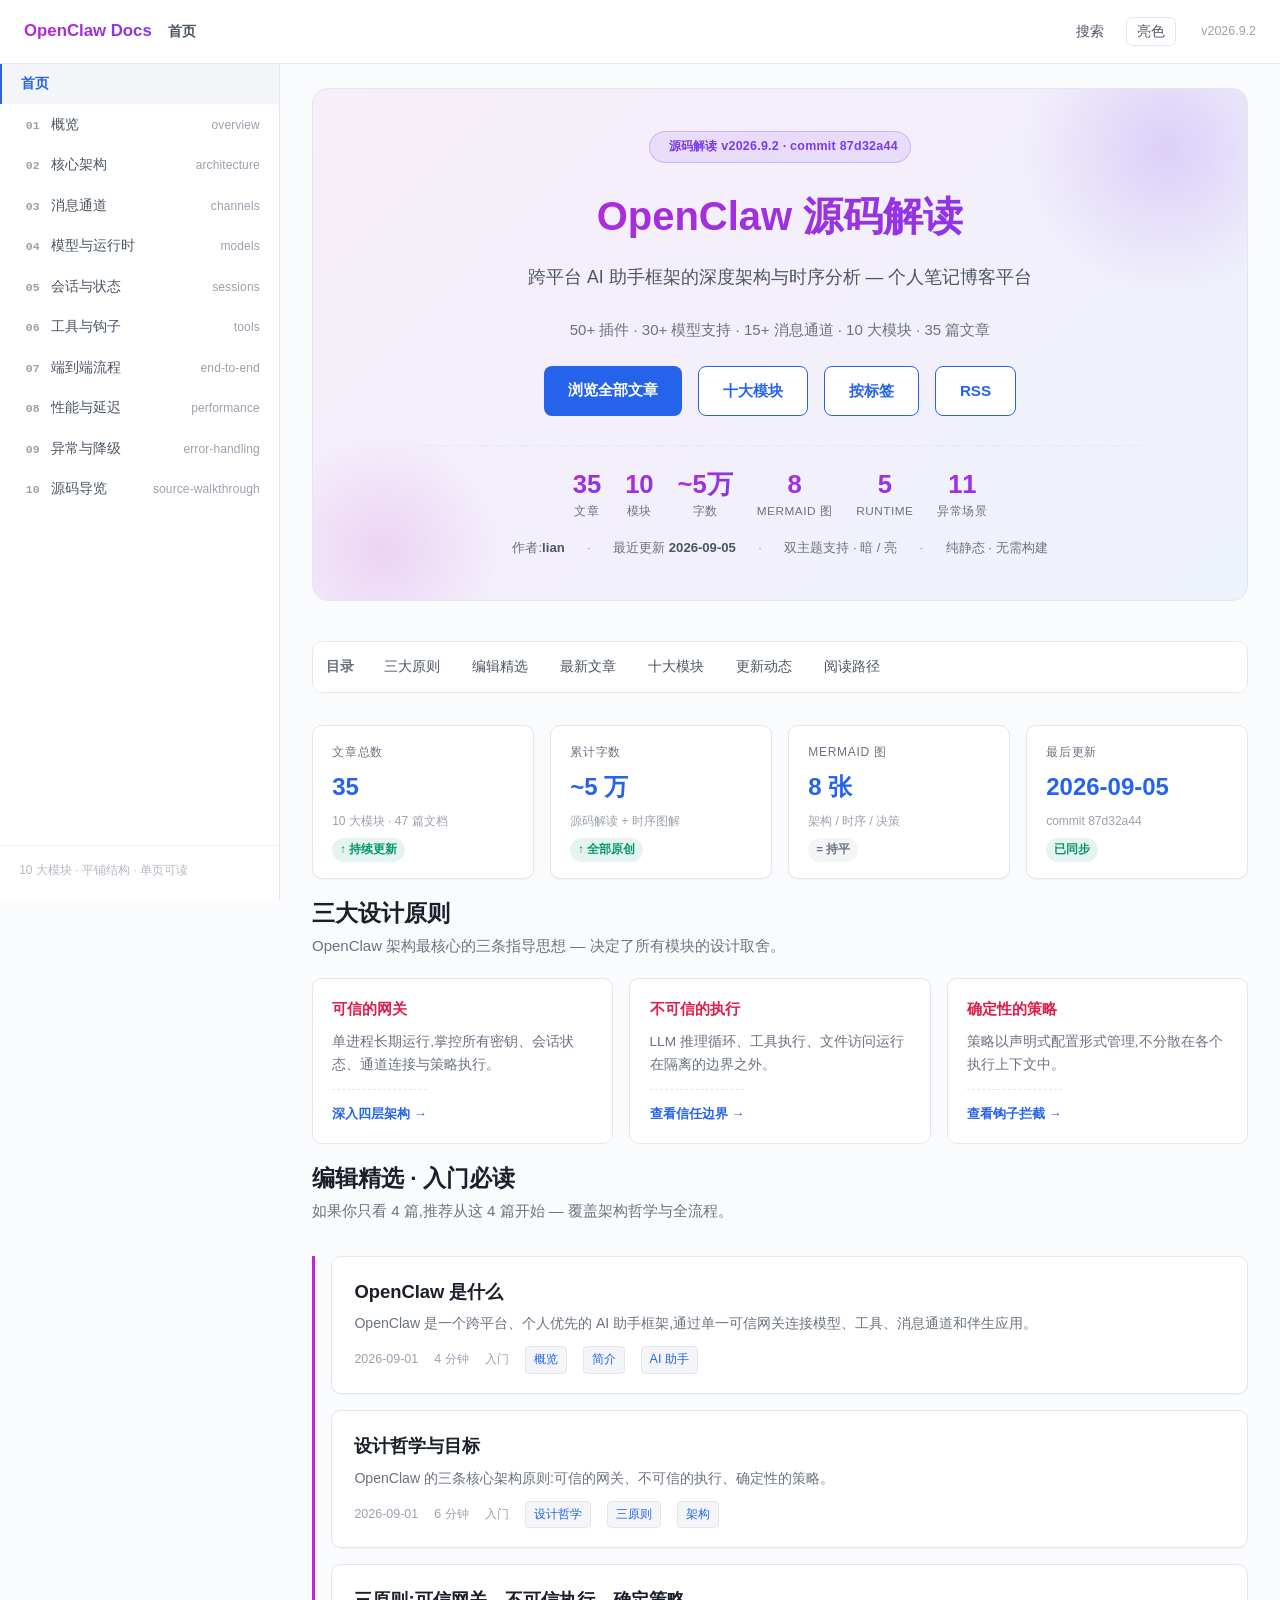
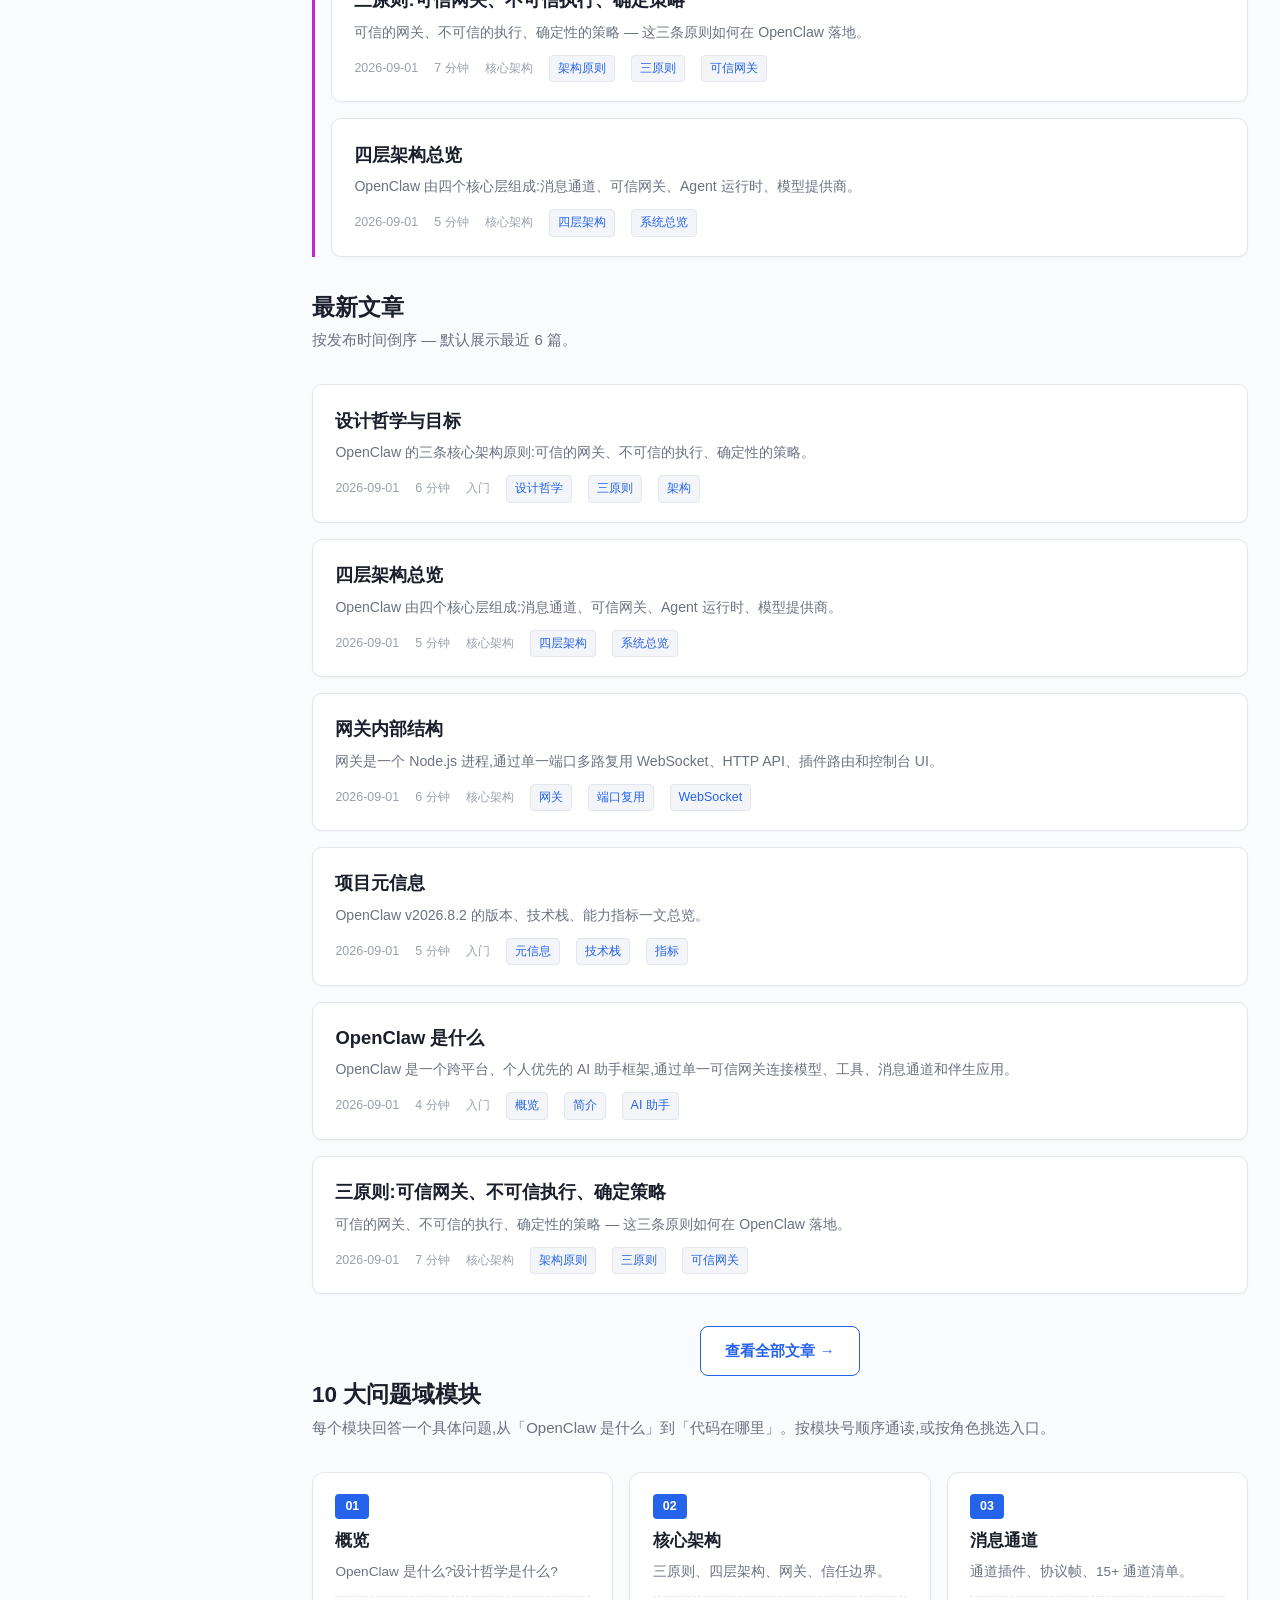
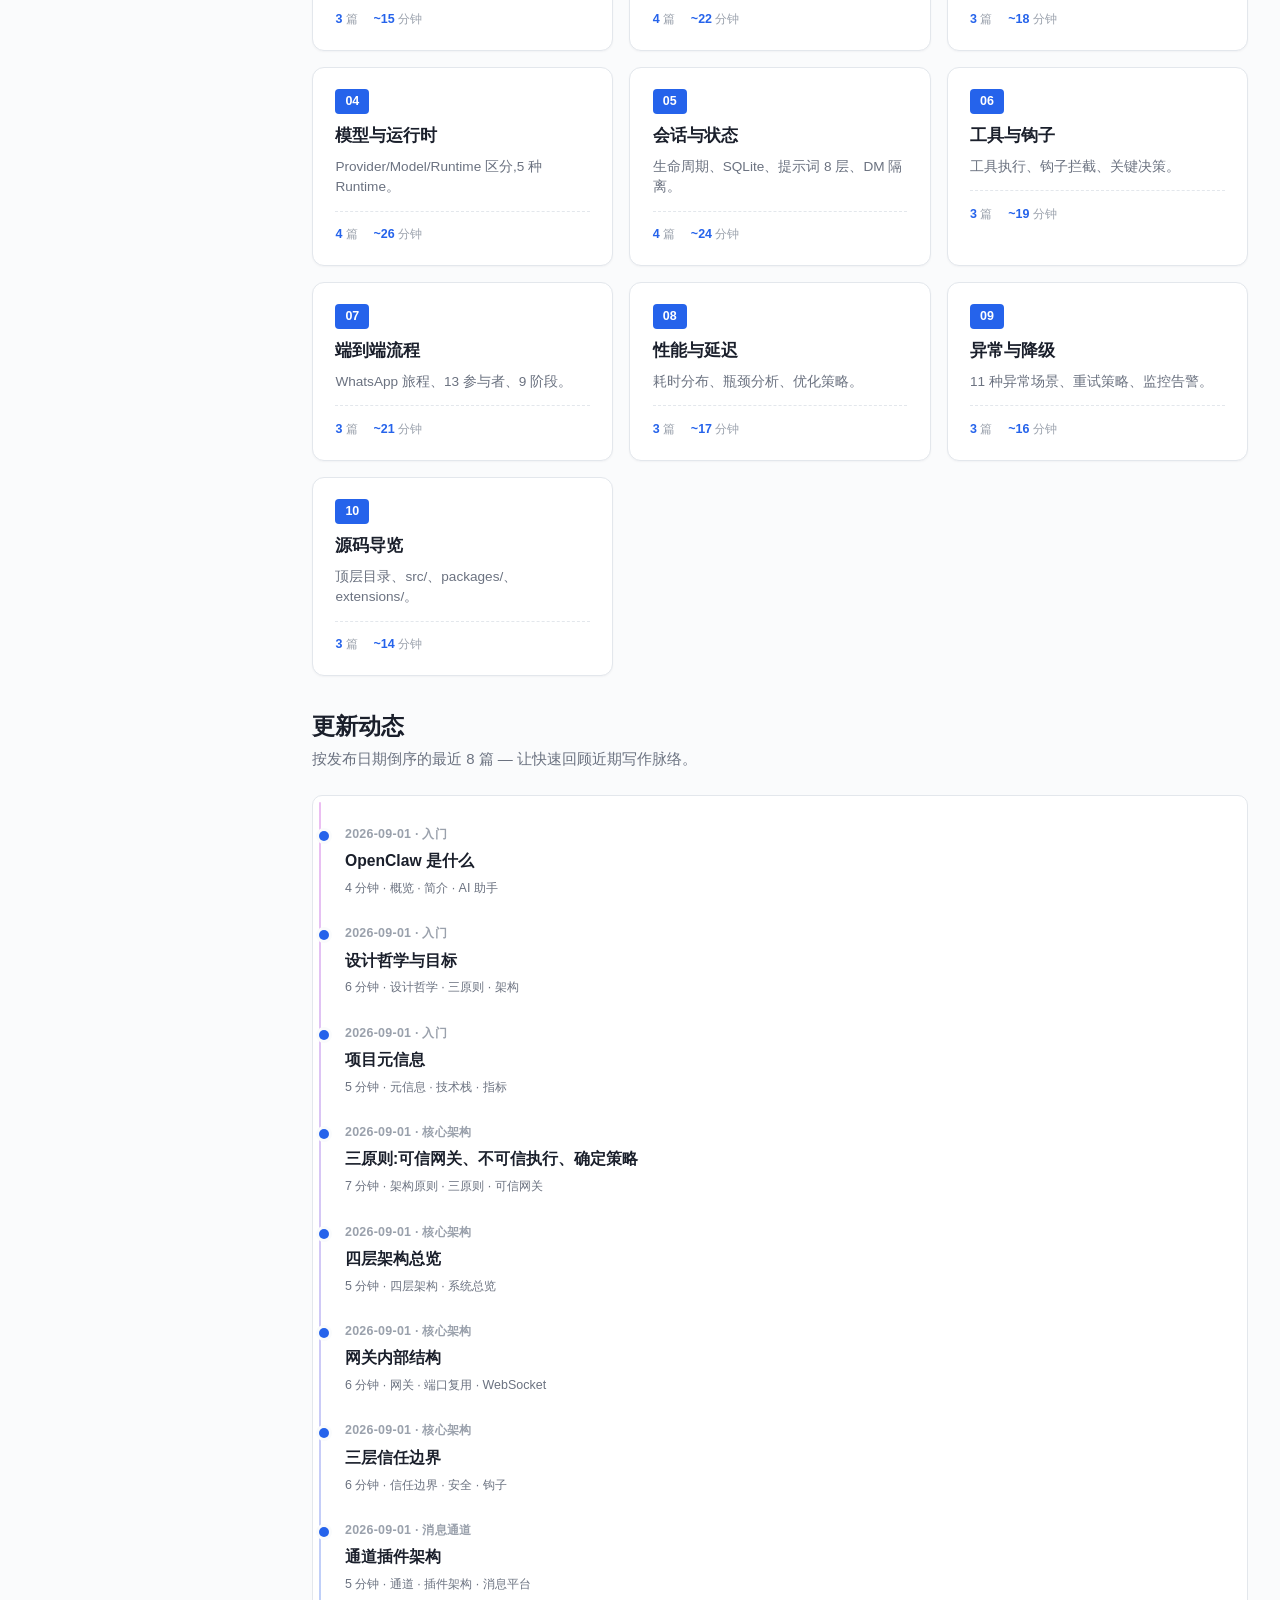
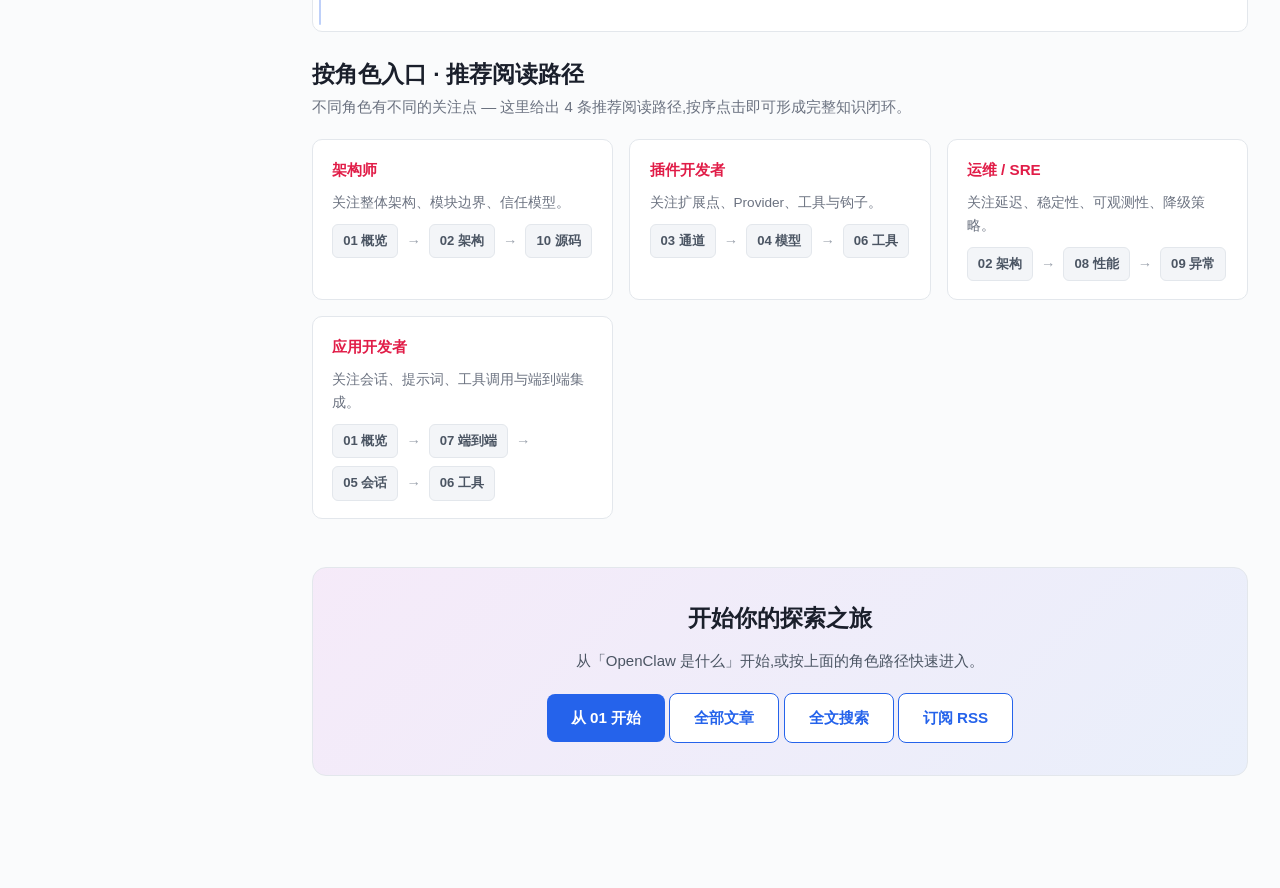
<file: index.html>
<!DOCTYPE html>
<html lang="zh-CN">
<head>
<meta charset="UTF-8">
<meta name="viewport" content="width=device-width, initial-scale=1.0">
<title>OpenClaw 源码解读 · 个人技术博客</title>
<meta name="description" content="OpenClaw v2026.9.2 深度架构与时序分析 · 个人笔记博客平台 · 35 篇文章 / 10 大模块 / ~5 万字">
<meta name="keywords" content="OpenClaw, AI 助手, 源码解读, 架构分析, 时序图, Mermaid, 可信网关">
<meta name="author" content="lian">
<link rel="alternate" type="application/rss+xml" title="OpenClaw Docs RSS" href="rss.xml">
<link rel="stylesheet" href="assets/gitbook.css?v=1794028923_a1428">
<script>
  // 立即应用主题,避免浅色页面短暂闪为暗色
  (function(){try{var t=localStorage.getItem('openclaw-docs-theme-v2')||'light';document.documentElement.setAttribute('data-theme',t);}catch(e){}})();
</script>
<script src="assets/site.js?v=1794028923_a1428" defer></script>
<script src="assets/platform.js?v=1794028923_a1428" defer></script>
<style>
  /* ===== Release notes grid (8.2 更新速览) ===== */
  .release-grid {
    display: grid;
    grid-template-columns: repeat(auto-fit, minmax(260px, 1fr));
    gap: 0.8rem;
    margin: 1.2rem 0 0.8rem;
  }
  .release-card {
    background: var(--bg-panel);
    border: 1px solid var(--border);
    border-radius: 10px;
    padding: 0.85rem 1rem;
    border-left: 3px solid var(--accent-4);
    transition: all 0.15s ease;
  }
  .release-card:hover {
    transform: translateY(-2px);
    box-shadow: 0 4px 12px rgba(0,0,0,0.06);
  }
  .release-card .rc-icon { font-size: 1.35rem; margin-bottom: 0.2rem; line-height: 1; }
  .release-card .rc-title { font-weight: 700; color: var(--text-primary); margin-bottom: 0.25rem; font-size: 0.95rem; }
  .release-card .rc-desc { font-size: 0.82rem; color: var(--text-secondary); line-height: 1.5; }
  .release-card code, .release-card kbd { font-size: 0.78rem; }
  .release-tag {
    display: inline-block;
    margin-left: 0.5rem;
    background: rgba(5, 150, 105, 0.12);
    color: var(--success);
    font-size: 0.7rem;
    font-weight: 700;
    padding: 2px 9px;
    border-radius: 4px;
    vertical-align: 2px;
  }
  .release-foot {
    color: var(--text-faint);
    font-size: 0.82rem;
    margin-top: 0.8rem;
    line-height: 1.6;
  }
  .release-foot code {
    background: var(--bg-panel);
    padding: 1px 6px;
    border-radius: 3px;
    font-size: 0.78rem;
  }

  /* ===== Hero 装饰光晕 ===== */
  .hero {
    position: relative;
    overflow: hidden;
  }
  .hero::before {
    content: "";
    position: absolute;
    top: -100px; right: -80px;
    width: 320px; height: 320px;
    background: radial-gradient(circle, rgba(124, 58, 237, 0.18) 0%, transparent 65%);
    pointer-events: none;
    z-index: 0;
  }
  .hero::after {
    content: "";
    position: absolute;
    bottom: -80px; left: -60px;
    width: 260px; height: 260px;
    background: radial-gradient(circle, rgba(192, 38, 211, 0.14) 0%, transparent 65%);
    pointer-events: none;
    z-index: 0;
  }
  .hero > * { position: relative; z-index: 1; }

  /* ===== v8.2 关键指标条(对比 8.1) ===== */
  .release-stats {
    display: grid;
    grid-template-columns: repeat(auto-fit, minmax(140px, 1fr));
    gap: 0.6rem;
    margin: 0 0 1.2rem;
    padding: 0.9rem 1rem;
    background: linear-gradient(135deg, rgba(124, 58, 237, 0.04), rgba(5, 150, 105, 0.04));
    border: 1px solid var(--border);
    border-radius: 10px;
  }
  .release-stat {
    text-align: center;
    border-right: 1px dashed var(--border);
    padding: 0 0.4rem;
  }
  .release-stat:last-child { border-right: none; }
  .release-stat .rs-num {
    font-size: 1.4rem;
    font-weight: 800;
    background: linear-gradient(135deg, var(--accent-4), var(--accent-3));
    -webkit-background-clip: text;
    -webkit-text-fill-color: transparent;
    background-clip: text;
    line-height: 1.1;
    font-family: ui-monospace, monospace;
  }
  .release-stat .rs-num .rs-delta {
    font-size: 0.78rem;
    font-weight: 700;
    color: var(--success);
    -webkit-text-fill-color: var(--success);
    margin-left: 0.2rem;
  }
  .release-stat .rs-lbl {
    font-size: 0.78rem;
    color: var(--text-muted);
    margin-top: 0.2rem;
  }

  /* ===== v8.2 主操作按钮行 ===== */
  .release-actions {
    display: flex;
    flex-wrap: wrap;
    gap: 0.6rem;
    margin: 0.4rem 0 0.6rem;
  }
  .release-action {
    background: var(--bg-panel);
    border: 1px solid var(--border);
    color: var(--text-primary);
    padding: 0.55rem 0.95rem;
    border-radius: 8px;
    text-decoration: none;
    font-size: 0.86rem;
    font-weight: 600;
    display: inline-flex;
    align-items: center;
    gap: 0.4rem;
    transition: all 0.15s;
  }
  .release-action:hover {
    background: var(--accent-4);
    color: white;
    border-color: var(--accent-4);
    transform: translateY(-1px);
  }
  .release-action.primary {
    background: linear-gradient(135deg, var(--accent-4), var(--accent-3));
    color: white;
    border-color: transparent;
  }
  .release-action.primary:hover {
    color: white;
    filter: brightness(1.1);
  }

  /* ===== 弃用警告 banner ===== */
  .deprecation-banner {
    background: linear-gradient(135deg, rgba(217, 119, 6, 0.08), rgba(220, 38, 38, 0.06));
    border: 1px solid rgba(217, 119, 6, 0.25);
    border-left: 4px solid var(--warning);
    border-radius: 10px;
    padding: 0.95rem 1.15rem;
    margin: 1.2rem 0;
    display: flex;
    gap: 0.85rem;
    align-items: flex-start;
  }
  .deprecation-banner .db-icon {
    font-size: 1.3rem;
    flex-shrink: 0;
    line-height: 1;
  }
  .deprecation-banner .db-body { flex: 1; }
  .deprecation-banner .db-title {
    font-weight: 700;
    color: var(--warning);
    margin-bottom: 0.35rem;
    font-size: 0.95rem;
  }
  .deprecation-banner .db-desc {
    color: var(--text-secondary);
    font-size: 0.86rem;
    line-height: 1.55;
  }
  .deprecation-banner .db-desc code {
    background: rgba(217, 119, 6, 0.12);
    padding: 1px 5px;
    border-radius: 3px;
    font-size: 0.82rem;
  }
  .deprecation-banner .db-deadline {
    display: inline-block;
    background: var(--warning);
    color: white;
    padding: 1px 7px;
    border-radius: 3px;
    font-size: 0.78rem;
    font-weight: 700;
    margin-left: 0.3rem;
  }

  /* ===== 路线预告 grid ===== */
  .roadmap-grid {
    display: grid;
    grid-template-columns: repeat(auto-fit, minmax(220px, 1fr));
    gap: 0.8rem;
    margin: 1rem 0;
  }
  .roadmap-card {
    background: var(--bg-panel);
    border: 1px dashed var(--border);
    border-radius: 10px;
    padding: 0.95rem 1.1rem;
    position: relative;
  }
  .roadmap-card .rc-version {
    display: inline-block;
    background: rgba(124, 58, 237, 0.1);
    color: var(--accent-4);
    font-family: ui-monospace, monospace;
    font-size: 0.7rem;
    font-weight: 800;
    padding: 2px 8px;
    border-radius: 4px;
    margin-bottom: 0.5rem;
    letter-spacing: 0.04em;
  }
  .roadmap-card .rc-title {
    font-weight: 700;
    color: var(--text-primary);
    font-size: 0.95rem;
    margin-bottom: 0.35rem;
  }
  .roadmap-card .rc-desc {
    color: var(--text-secondary);
    font-size: 0.83rem;
    line-height: 1.55;
  }
  .roadmap-card .rc-status {
    position: absolute;
    top: 12px; right: 12px;
    font-size: 0.68rem;
    color: var(--text-faint);
    text-transform: uppercase;
    letter-spacing: 0.04em;
  }

  /* ===== 关于本站强化 ===== */
  #about {
    background: linear-gradient(135deg, rgba(37, 99, 235, 0.05), rgba(124, 58, 237, 0.05));
    border: 1px solid var(--border);
    border-radius: 12px;
    padding: 1.2rem 1.4rem;
    margin: 2rem 0 1.5rem;
  }
  #about .banner-title {
    font-size: 1.05rem;
    color: var(--text-primary);
    margin-bottom: 0.5rem;
  }
  #about .banner-text {
    color: var(--text-secondary);
    font-size: 0.9rem;
    line-height: 1.65;
  }
  #about .tech-strip {
    display: flex;
    flex-wrap: wrap;
    gap: 0.4rem 0.7rem;
    margin-top: 0.8rem;
    padding-top: 0.7rem;
    border-top: 1px dashed var(--border);
    font-size: 0.78rem;
    color: var(--text-muted);
  }
  #about .tech-strip code {
    background: rgba(124, 58, 237, 0.08);
    padding: 1px 5px;
    border-radius: 3px;
    font-size: 0.78rem;
  }
  #about .tech-strip a {
    color: var(--accent-4);
    text-decoration: none;
    border-bottom: 1px dashed currentColor;
  }
  #about .tech-strip a:hover { color: var(--accent); }
  #about .tech-strip .ts-label {
    color: var(--text-faint);
    font-weight: 700;
    letter-spacing: 0.04em;
    margin-right: 0.2rem;
  }
  #about .tech-strip .ts-chip {
    background: var(--bg-panel);
    border: 1px solid var(--border);
    color: var(--text-secondary);
    padding: 2px 9px;
    border-radius: 10px;
    font-family: ui-monospace, monospace;
    font-size: 0.74rem;
  }
  #about .tech-strip .ts-link {
    background: transparent;
    border: none;
    padding: 0;
    color: var(--accent-4);
    font-size: 0.78rem;
  }
  #about .tech-strip .ts-divider {
    width: 1px;
    height: 14px;
    background: var(--border);
    align-self: center;
    margin: 0 0.25rem;
  }
  #about .tech-strip .ts-meta {
    color: var(--text-faint);
    font-style: italic;
    margin-left: auto;
    font-size: 0.76rem;
  }

  /* ===== 返回顶部按钮 ===== */
  .scroll-top {
    position: fixed;
    bottom: 24px;
    right: 24px;
    width: 42px;
    height: 42px;
    border-radius: 50%;
    background: linear-gradient(135deg, var(--accent-4), var(--accent-3));
    color: white;
    border: none;
    font-size: 1.2rem;
    cursor: pointer;
    box-shadow: 0 6px 18px rgba(124, 58, 237, 0.35);
    z-index: 90;
    opacity: 0;
    transform: translateY(20px);
    transition: opacity 0.2s, transform 0.2s;
    pointer-events: none;
  }
  .scroll-top.is-visible {
    opacity: 1;
    transform: translateY(0);
    pointer-events: auto;
  }
  .scroll-top:hover {
    filter: brightness(1.1);
    transform: translateY(-2px);
  }
</style>
</head>
<body>

<!-- 阅读进度条 -->
<div class="reading-progress"></div>

<!-- 顶部页头 -->
<header class="top-header">
  <button class="menu-toggle">目录</button>
  <span class="logo">OpenClaw Docs</span>
  <span class="crumbs"><strong>首页</strong></span>
  <span class="spacer"></span>
  <a href="search.html" style="text-decoration:none;margin-right:0.4rem;color:var(--text-secondary);font-size:0.85rem;">搜索</a>
  <button class="theme-toggle">暗色</button>
  <span class="meta" style="margin-left:0.6rem;">v2026.9.2</span>
</header>

<!-- 侧边栏 -->
<aside class="sidebar"></aside>

<!-- 主内容 -->
<main class="main">
<div class="main-content">

  <!-- HERO -->
  <section class="hero" id="top">
    <div class="hero-eyebrow">
      <span></span>
      <span>源码解读 v2026.9.2 · commit 87d32a44</span>
    </div>
    <h1>OpenClaw 源码解读</h1>
    <p class="lead">跨平台 AI 助手框架的深度架构与时序分析 — 个人笔记博客平台</p>
    <p style="color:var(--text-muted);margin-bottom:1.5rem;">
      50+ 插件 · 30+ 模型支持 · 15+ 消息通道 · 10 大模块 · 35 篇文章
    </p>
    <div class="cta-row">
      <a class="cta cta-primary" href="articles.html">浏览全部文章</a>
      <a class="cta cta-secondary" href="#modules">十大模块</a>
      <a class="cta cta-secondary" href="tags.html">按标签</a>
      <a class="cta cta-secondary" href="rss.xml">RSS</a>
    </div>

    <!-- Hero 内嵌指标条 -->
    <div class="hero-stats">
      <div class="hero-stat">
        <div class="num" id="article-count">—</div>
        <div class="lbl">文章</div>
      </div>
      <div class="hero-stat">
        <div class="num">10</div>
        <div class="lbl">模块</div>
      </div>
      <div class="hero-stat">
        <div class="num">~5万</div>
        <div class="lbl">字数</div>
      </div>
      <div class="hero-stat">
        <div class="num">8</div>
        <div class="lbl">Mermaid 图</div>
      </div>
      <div class="hero-stat">
        <div class="num">5</div>
        <div class="lbl">Runtime</div>
      </div>
      <div class="hero-stat">
        <div class="num">11</div>
        <div class="lbl">异常场景</div>
      </div>
    </div>

    <div class="hero-meta">
      <span>作者:<strong style="color:var(--text-secondary);">lian</strong></span>
      <span class="dot">·</span>
      <span>最近更新 <strong style="color:var(--text-secondary);">2026-09-05</strong></span>
      <span class="dot">·</span>
      <span>双主题支持 · 暗 / 亮</span>
      <span class="dot">·</span>
      <span>纯静态 · 无需构建</span>
    </div>
  </section>

  <!-- 章节目录(锚点导航) -->
  <nav class="section-toc" aria-label="页面目录">
    <span class="toc-label">目录</span>
    <a href="#principles">三大原则</a>
    <a href="#picks">编辑精选</a>
    <a href="#recent">最新文章</a>
    <a href="#modules">十大模块</a>
    <a href="#timeline">更新动态</a>
    <a href="#paths">阅读路径</a>
  </nav>

  <!-- 关键指标 -->
  <section class="metric-grid" id="metrics" aria-label="站点指标">
    <div class="metric">
 
      <div class="label">文章总数</div>
      <div class="value" id="article-count-2">—</div>
      <div class="hint">10 大模块 · 47 篇文档</div>
      <div class="delta">↑ 持续更新</div>
    </div>
    <div class="metric">
 
      <div class="label">累计字数</div>
      <div class="value">~5 万</div>
      <div class="hint">源码解读 + 时序图解</div>
      <div class="delta">↑ 全部原创</div>
    </div>
    <div class="metric">
 
      <div class="label">Mermaid 图</div>
      <div class="value">8 张</div>
      <div class="hint">架构 / 时序 / 决策</div>
      <div class="delta neutral">= 持平</div>
    </div>
    <div class="metric">
 
      <div class="label">最后更新</div>
      <div class="value">2026-09-05</div>
      <div class="hint">commit 87d32a44</div>
      <div class="delta">已同步</div>
    </div>
  </section>

  <!-- 三大设计原则 -->
  <section id="principles">
    <h2>三大设计原则</h2>
    <p style="color:var(--text-muted);margin-bottom:1.2rem;">
      OpenClaw 架构最核心的三条指导思想 — 决定了所有模块的设计取舍。
    </p>
    <div class="card-grid">
      <div class="card principle-card">
        <h3>可信的网关</h3>
        <p>单进程长期运行,掌控所有密钥、会话状态、通道连接与策略执行。</p>
        <a class="principle-link" href="02-architecture.html">深入四层架构 →</a>
      </div>
      <div class="card principle-card">
        <h3>不可信的执行</h3>
        <p>LLM 推理循环、工具执行、文件访问运行在隔离的边界之外。</p>
        <a class="principle-link" href="02-architecture.html#sec-8">查看信任边界 →</a>
      </div>
      <div class="card principle-card">
        <h3>确定性的策略</h3>
        <p>策略以声明式配置形式管理,不分散在各个执行上下文中。</p>
        <a class="principle-link" href="06-tools-hooks.html">查看钩子拦截 →</a>
      </div>
    </div>
  </section>

  <!-- 编辑精选 -->
  <section id="picks">
    <h2>编辑精选 · 入门必读</h2>
    <p style="color:var(--text-muted);margin-bottom:1.2rem;">
      如果你只看 4 篇,推荐从这 4 篇开始 — 覆盖架构哲学与全流程。
    </p>
    <div class="article-list editor-pick" id="editor-picks"></div>
  </section>

  <!-- 最新文章 -->
  <section id="recent">
    <h2>最新文章</h2>
    <p style="color:var(--text-muted);margin-bottom:1.2rem;">
      按发布时间倒序 — 默认展示最近 6 篇。
    </p>
    <div class="recent-articles article-list"></div>
    <p style="text-align:center;margin-top:1rem;">
      <a class="cta cta-secondary" href="articles.html">查看全部文章 →</a>
    </p>
  </section>

  <!-- 10 大模块 -->
  <section id="modules">
    <h2>10 大问题域模块</h2>
    <p style="color:var(--text-muted);margin-bottom:1.5rem;">
      每个模块回答一个具体问题,从「OpenClaw 是什么」到「代码在哪里」。按模块号顺序通读,或按角色挑选入口。
    </p>
    <div class="modules-grid">
      <a class="module-card" href="01-overview.html">
        <span class="module-num">01</span>
        <div class="module-title">概览</div>
        <div class="module-desc">OpenClaw 是什么?设计哲学是什么?</div>
        <div class="module-stats">
          <span class="ms-item"><strong>3</strong>篇</span>
          <span class="ms-item"><strong>~15</strong>分钟</span>
        </div>
      </a>
      <a class="module-card" href="02-architecture.html">
        <span class="module-num">02</span>
        <div class="module-title">核心架构</div>
        <div class="module-desc">三原则、四层架构、网关、信任边界。</div>
        <div class="module-stats">
          <span class="ms-item"><strong>4</strong>篇</span>
          <span class="ms-item"><strong>~22</strong>分钟</span>
        </div>
      </a>
      <a class="module-card" href="03-channels.html">
        <span class="module-num">03</span>
        <div class="module-title">消息通道</div>
        <div class="module-desc">通道插件、协议帧、15+ 通道清单。</div>
        <div class="module-stats">
          <span class="ms-item"><strong>3</strong>篇</span>
          <span class="ms-item"><strong>~18</strong>分钟</span>
        </div>
      </a>
      <a class="module-card" href="04-models-runtimes.html">
        <span class="module-num">04</span>
        <div class="module-title">模型与运行时</div>
        <div class="module-desc">Provider/Model/Runtime 区分,5 种 Runtime。</div>
        <div class="module-stats">
          <span class="ms-item"><strong>4</strong>篇</span>
          <span class="ms-item"><strong>~26</strong>分钟</span>
        </div>
      </a>
      <a class="module-card" href="05-sessions.html">
        <span class="module-num">05</span>
        <div class="module-title">会话与状态</div>
        <div class="module-desc">生命周期、SQLite、提示词 8 层、DM 隔离。</div>
        <div class="module-stats">
          <span class="ms-item"><strong>4</strong>篇</span>
          <span class="ms-item"><strong>~24</strong>分钟</span>
        </div>
      </a>
      <a class="module-card" href="06-tools-hooks.html">
        <span class="module-num">06</span>
        <div class="module-title">工具与钩子</div>
        <div class="module-desc">工具执行、钩子拦截、关键决策。</div>
        <div class="module-stats">
          <span class="ms-item"><strong>3</strong>篇</span>
          <span class="ms-item"><strong>~19</strong>分钟</span>
        </div>
      </a>
      <a class="module-card" href="07-end-to-end.html">
        <span class="module-num">07</span>
        <div class="module-title">端到端流程</div>
        <div class="module-desc">WhatsApp 旅程、13 参与者、9 阶段。</div>
        <div class="module-stats">
          <span class="ms-item"><strong>3</strong>篇</span>
          <span class="ms-item"><strong>~21</strong>分钟</span>
        </div>
      </a>
      <a class="module-card" href="08-performance.html">
        <span class="module-num">08</span>
        <div class="module-title">性能与延迟</div>
        <div class="module-desc">耗时分布、瓶颈分析、优化策略。</div>
        <div class="module-stats">
          <span class="ms-item"><strong>3</strong>篇</span>
          <span class="ms-item"><strong>~17</strong>分钟</span>
        </div>
      </a>
      <a class="module-card" href="09-error-handling.html">
        <span class="module-num">09</span>
        <div class="module-title">异常与降级</div>
        <div class="module-desc">11 种异常场景、重试策略、监控告警。</div>
        <div class="module-stats">
          <span class="ms-item"><strong>3</strong>篇</span>
          <span class="ms-item"><strong>~16</strong>分钟</span>
        </div>
      </a>
      <a class="module-card" href="10-source-walkthrough.html">
        <span class="module-num">10</span>
        <div class="module-title">源码导览</div>
        <div class="module-desc">顶层目录、src/、packages/、extensions/。</div>
        <div class="module-stats">
          <span class="ms-item"><strong>3</strong>篇</span>
          <span class="ms-item"><strong>~14</strong>分钟</span>
        </div>
      </a>
    </div>
  </section>

  <!-- 更新动态时间线 -->
  <section id="timeline">
    <h2>更新动态</h2>
    <p style="color:var(--text-muted);margin-bottom:1rem;">
      按发布日期倒序的最近 8 篇 — 让快速回顾近期写作脉络。
    </p>
    <div class="timeline" id="timeline-list"></div>
  </section>

  <!-- 按角色入口 -->
  <section id="paths">
    <h2>按角色入口 · 推荐阅读路径</h2>
    <p style="color:var(--text-muted);margin-bottom:1.2rem;">
      不同角色有不同的关注点 — 这里给出 4 条推荐阅读路径,按序点击即可形成完整知识闭环。
    </p>
    <div class="card-grid">
      <div class="card role-card">
        <h3>架构师</h3>
        <p>关注整体架构、模块边界、信任模型。</p>
        <div class="role-path">
          <a class="role-step" href="01-overview.html">01 概览</a>
          <span class="role-arrow">→</span>
          <a class="role-step" href="02-architecture.html">02 架构</a>
          <span class="role-arrow">→</span>
          <a class="role-step" href="10-source-walkthrough.html">10 源码</a>
        </div>
      </div>
      <div class="card role-card">
        <h3>插件开发者</h3>
        <p>关注扩展点、Provider、工具与钩子。</p>
        <div class="role-path">
          <a class="role-step" href="03-channels.html">03 通道</a>
          <span class="role-arrow">→</span>
          <a class="role-step" href="04-models-runtimes.html">04 模型</a>
          <span class="role-arrow">→</span>
          <a class="role-step" href="06-tools-hooks.html">06 工具</a>
        </div>
      </div>
      <div class="card role-card">
        <h3>运维 / SRE</h3>
        <p>关注延迟、稳定性、可观测性、降级策略。</p>
        <div class="role-path">
          <a class="role-step" href="02-architecture.html">02 架构</a>
          <span class="role-arrow">→</span>
          <a class="role-step" href="08-performance.html">08 性能</a>
          <span class="role-arrow">→</span>
          <a class="role-step" href="09-error-handling.html">09 异常</a>
        </div>
      </div>
      <div class="card role-card">
        <h3>应用开发者</h3>
        <p>关注会话、提示词、工具调用与端到端集成。</p>
        <div class="role-path">
          <a class="role-step" href="01-overview.html">01 概览</a>
          <span class="role-arrow">→</span>
          <a class="role-step" href="07-end-to-end.html">07 端到端</a>
          <span class="role-arrow">→</span>
          <a class="role-step" href="05-sessions.html">05 会话</a>
          <span class="role-arrow">→</span>
          <a class="role-step" href="06-tools-hooks.html">06 工具</a>
        </div>
      </div>
    </div>
  </section>

  <!-- 底部 CTA -->
  <div class="cta-footer">
    <h2>开始你的探索之旅</h2>
    <p>从「OpenClaw 是什么」开始,或按上面的角色路径快速进入。</p>
    <div class="cta-row">
      <a class="cta cta-primary" href="01-overview.html">从 01 开始</a>
      <a class="cta cta-secondary" href="articles.html">全部文章</a>
      <a class="cta cta-secondary" href="search.html">全文搜索</a>
      <a class="cta cta-secondary" href="rss.xml">订阅 RSS</a>
    </div>
  </div>

</div>
</main>

<!-- 加载文章元数据 + 渲染 -->
<script>
  // 编辑精选:渲染固定 4 篇入门文章(若数据中存在则替换)
  window.addEventListener('DOMContentLoaded', () => {
    // 编辑精选渲染延迟到 fetch 完成(platform.js 也监听同一事件,这里稍后再注入)
    const tryRenderPicks = () => {
      if (!window.OPENCLAW_ARTICLES) return false;
      const target = document.getElementById('editor-picks');
      if (!target || target.dataset.rendered) return true;
      const desired = ['overview', 'design-philosophy', 'three-principles', 'four-layer'];
      const picks = window.OPENCLAW_ARTICLES.filter(a => desired.includes(a.id));
      // 若精确 ID 没匹配够 4 篇,补足 category=入门 文章
      const list = picks.length >= 4 ? picks : [
        ...picks,
        ...window.OPENCLAW_ARTICLES
          .filter(a => a.category === '入门' && !picks.find(p => p.id === a.id))
      ].slice(0, 4);
      if (!list.length) return false;
      target.innerHTML = list.map(a => `
        <a class="article-list-item" href="${a.path}">
          <div class="article-title">${a.title}</div>
          <div class="article-summary">${a.summary}</div>
          <div class="article-footer">
            <span>${a.date}</span>
            <span>${a.readingTime} 分钟</span>
            <span>${a.category}</span>
            ${a.tags.slice(0, 3).map(t => `<span class="footer-tag">${t}</span>`).join('')}
          </div>
        </a>
      `).join('');
      target.dataset.rendered = '1';
      return true;
    };
    // 编辑精选
    const interval = setInterval(() => {
      if (tryRenderPicks()) clearInterval(interval);
    }, 80);
    setTimeout(() => clearInterval(interval), 4000);

    // 时间线渲染
    const tryRenderTimeline = () => {
      if (!window.OPENCLAW_ARTICLES) return false;
      const target = document.getElementById('timeline-list');
      if (!target || target.dataset.rendered) return true;
      const recent = [...window.OPENCLAW_ARTICLES]
        .sort((a, b) => b.date.localeCompare(a.date))
        .slice(0, 8);
      target.innerHTML = recent.map(a => `
        <div class="timeline-item">
          <div class="ti-date">${a.date} · ${a.category}</div>
          <a class="ti-title" href="${a.path}">${a.title}</a>
          <div class="ti-meta">${a.readingTime} 分钟 · ${a.tags.slice(0, 3).join(' · ')}</div>
        </div>
      `).join('');
      target.dataset.rendered = '1';
      return true;
    };
    const tlInterval = setInterval(() => {
      if (tryRenderTimeline()) clearInterval(tlInterval);
    }, 80);
    setTimeout(() => clearInterval(tlInterval), 4000);
  });
</script>


<script>
// 平滑滚动 + 返回顶部
document.addEventListener('DOMContentLoaded', () => {
  // 平滑滚动到锚点
  document.querySelectorAll('a[href^="#"]').forEach(a => {
    a.addEventListener('click', e => {
      const id = a.getAttribute('href').slice(1);
      if (!id) return;
      const target = document.getElementById(id);
      if (!target) return;
      e.preventDefault();
      const top = target.getBoundingClientRect().top + window.scrollY - 80;
      window.scrollTo({ top, behavior: 'smooth' });
    });
  });

  // 返回顶部按钮
  const btn = document.getElementById('scroll-top');
  if (btn) {
    const toggle = () => {
      if (window.scrollY > 480) btn.classList.add('is-visible');
      else btn.classList.remove('is-visible');
    };
    window.addEventListener('scroll', toggle, { passive: true });
    btn.addEventListener('click', () => window.scrollTo({ top: 0, behavior: 'smooth' }));
    toggle();
  }
});
</script>
<script>
// 加载 JSON(用 fetch 解决 file:// 限制)
fetch('assets/articles.json')
  .then(r => r.ok ? r.text() : Promise.reject('fetch failed'))
  .then(t => {
    try {
      window.OPENCLAW_ARTICLES = JSON.parse(t);
      const n = window.OPENCLAW_ARTICLES.length;
      const a1 = document.getElementById('article-count');
      const a2 = document.getElementById('article-count-2');
      if (a1) a1.textContent = n;
      if (a2) a2.textContent = n;
      // 触发 platform.js 的列表/标签云渲染
      document.dispatchEvent(new Event('DOMContentLoaded', { bubbles: true }));
    } catch (e) {
      console.error('Failed to parse articles.json', e);
    }
  })
  .catch(err => {
    document.getElementById('article-count').textContent = '35';
    document.getElementById('article-count-2').textContent = '35';
  });
</script>

<!-- 返回顶部 -->
<button id="scroll-top" class="scroll-top" aria-label="返回顶部" title="返回顶部">↑</button>

</body>
</html>
</file>
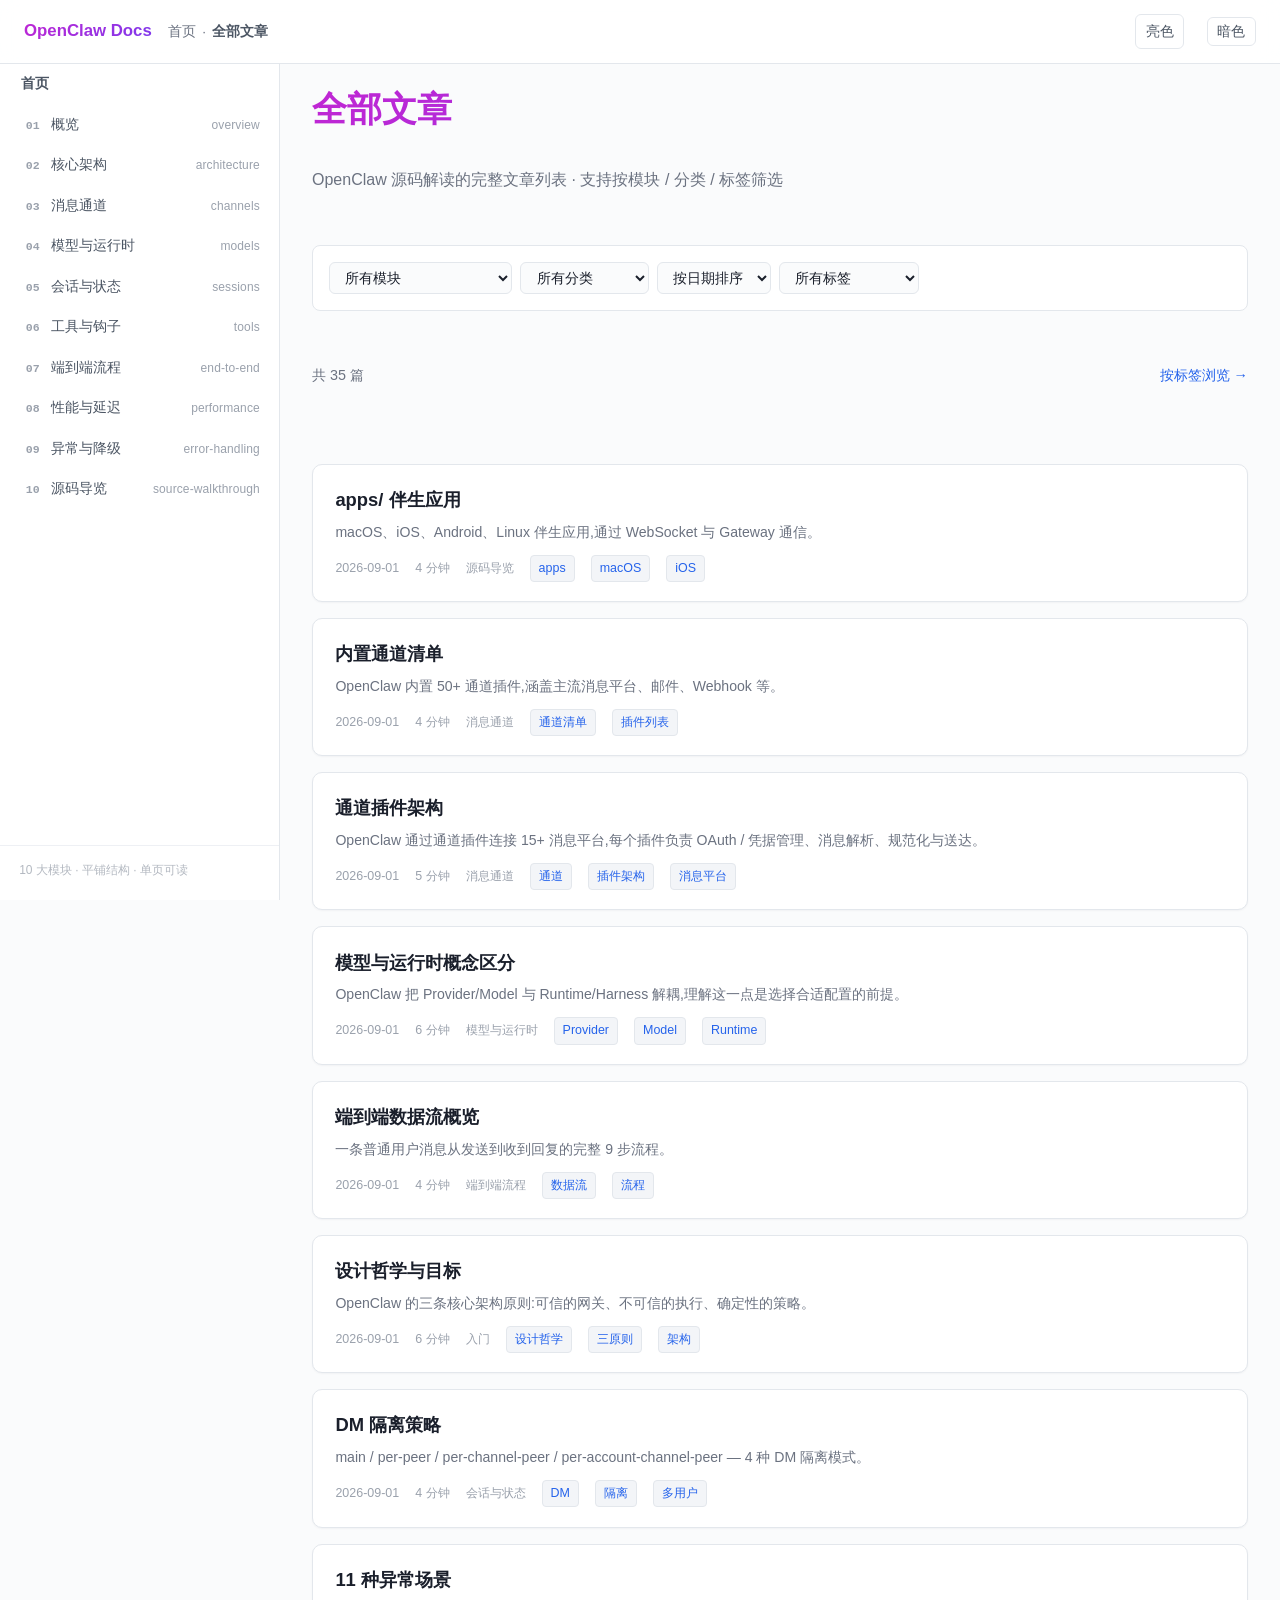
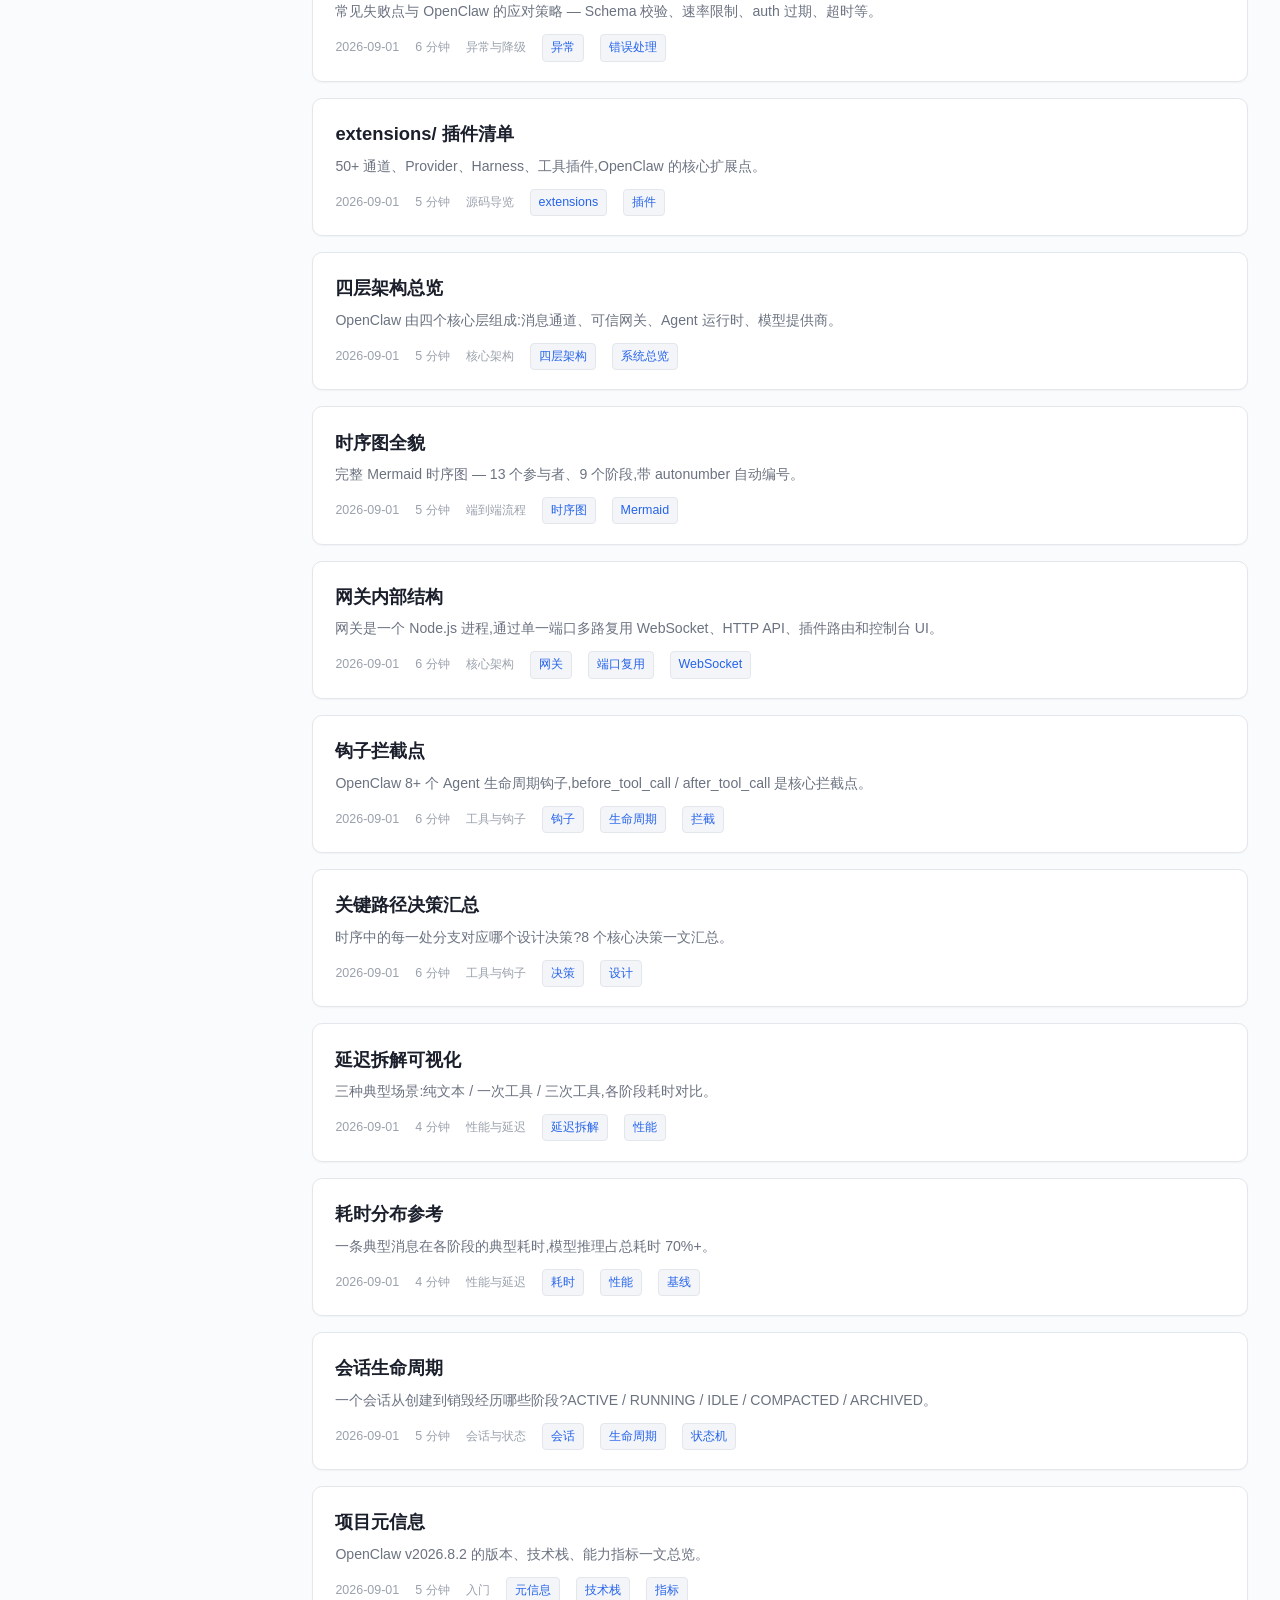
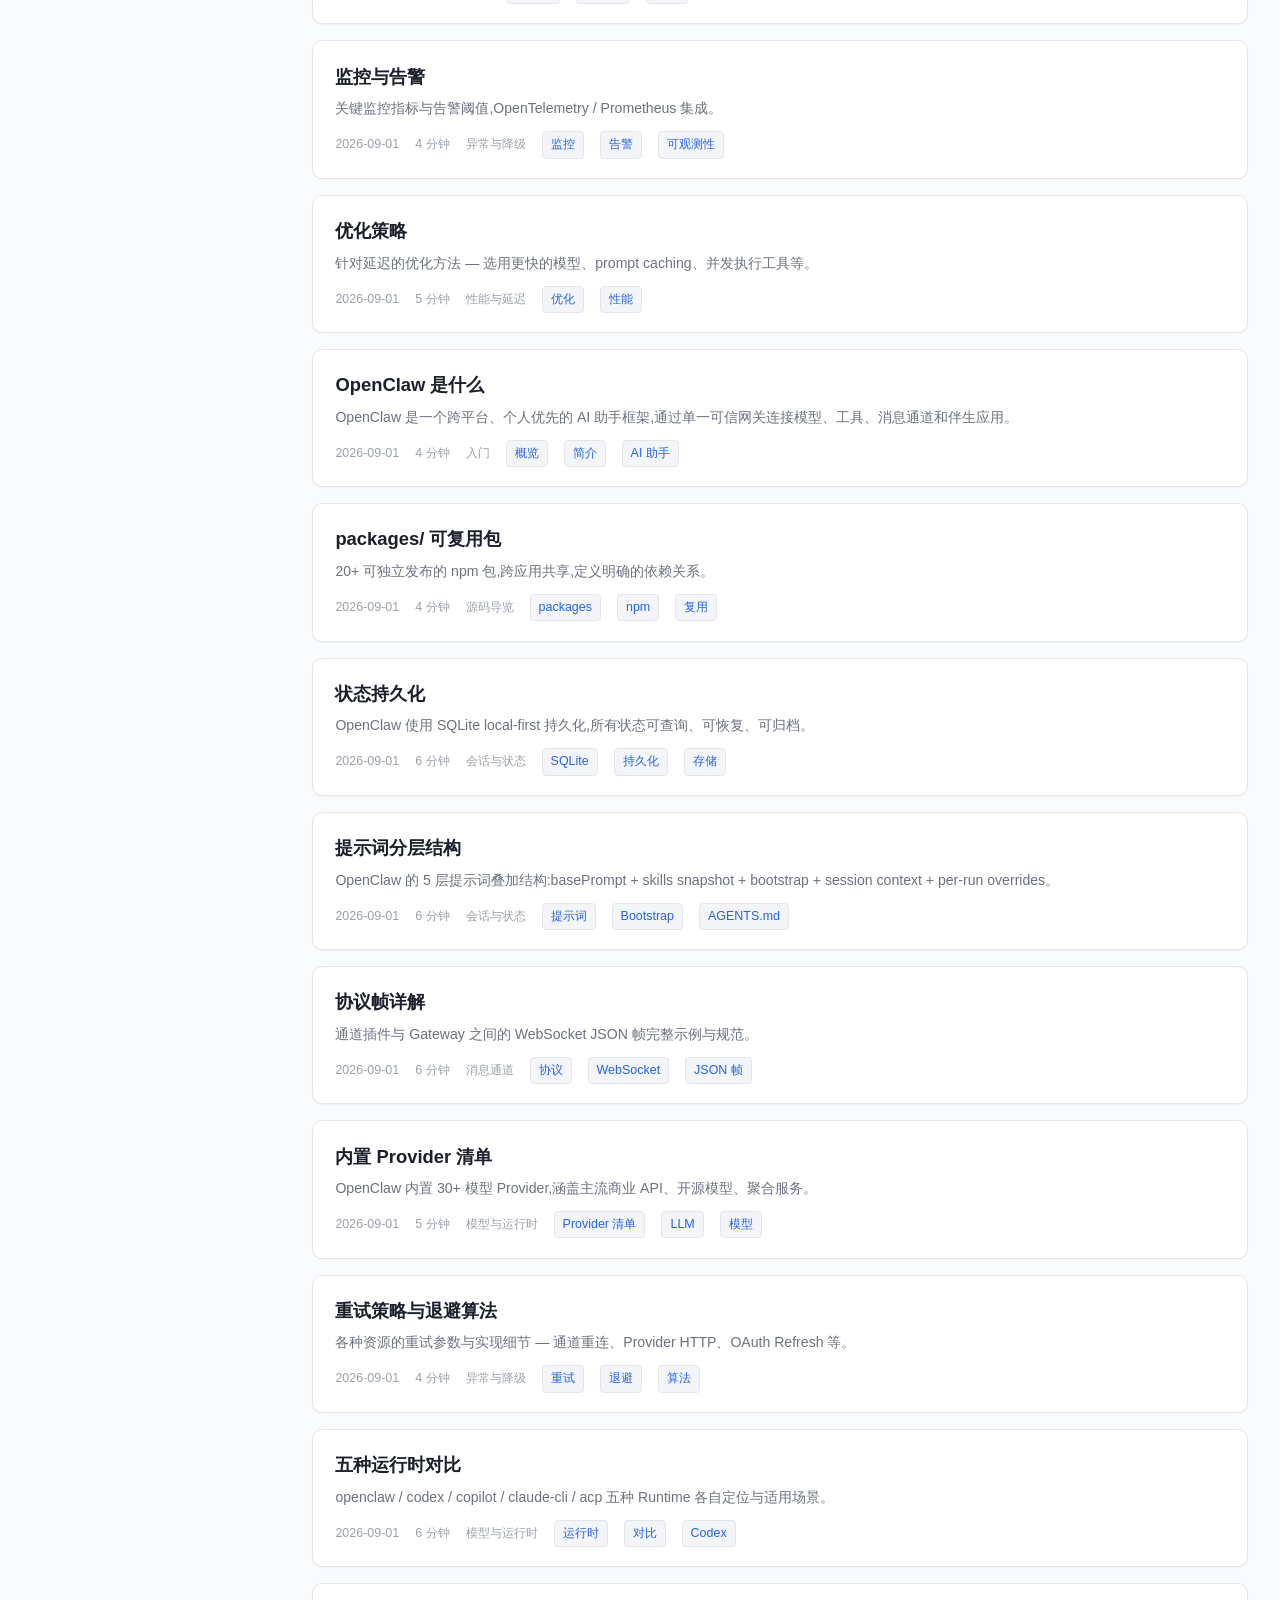
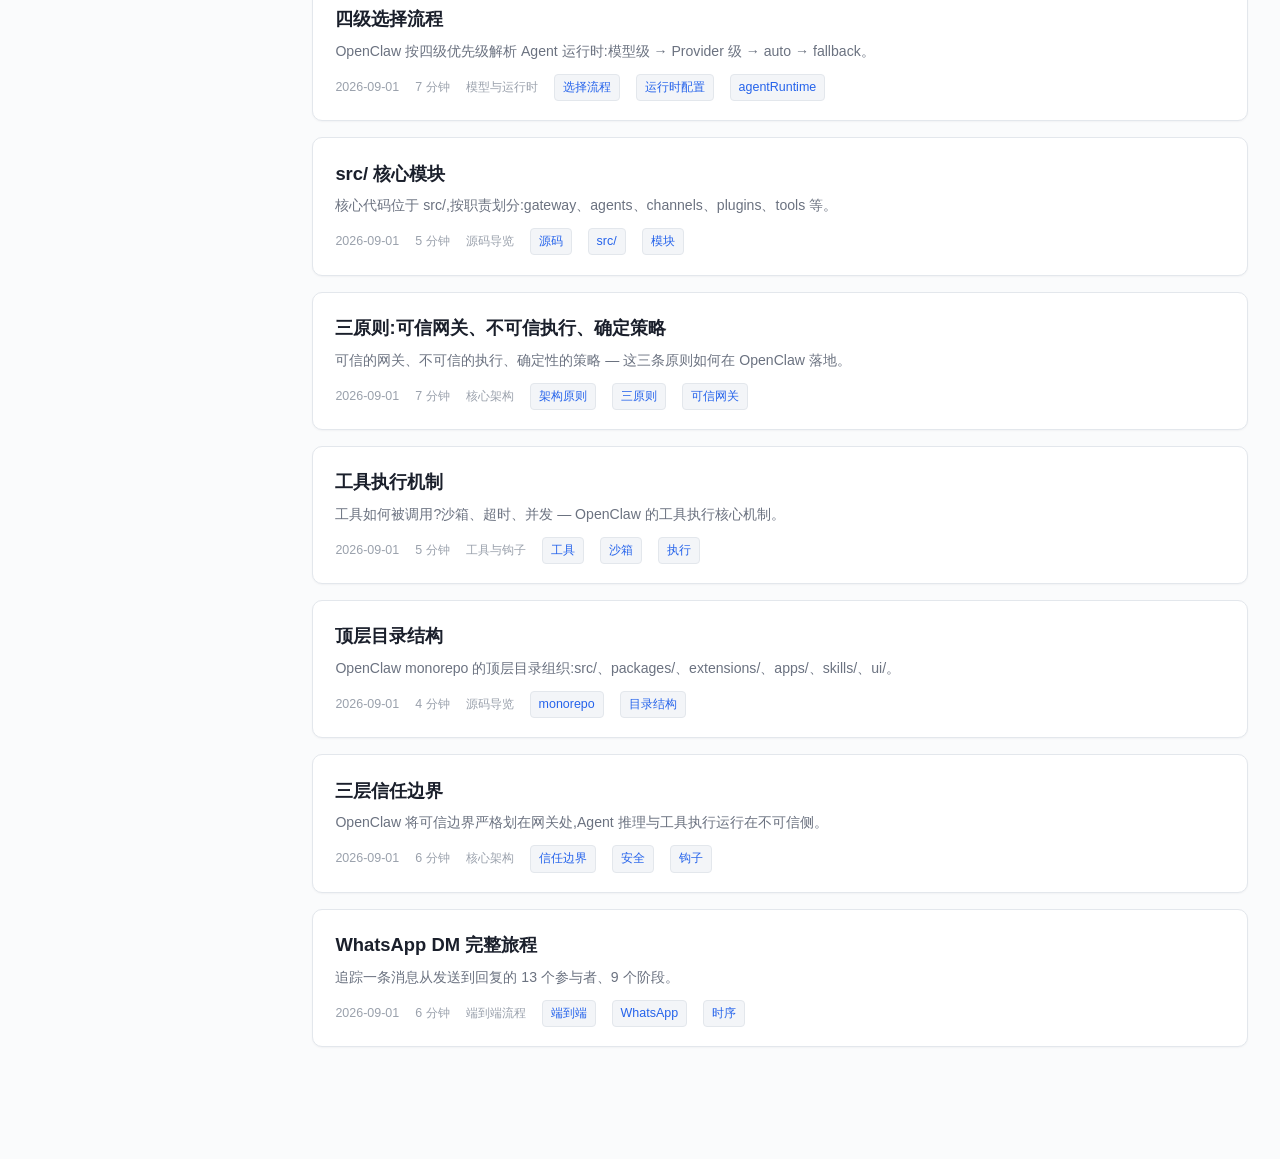
<file: articles.html>
<!DOCTYPE html>
<html lang="zh-CN">
<head>
<meta charset="UTF-8">
<meta name="viewport" content="width=device-width, initial-scale=1.0">
<title>全部文章 · OpenClaw Docs</title>
<link rel="stylesheet" href="assets/gitbook.css?v=1794028923_a1428">
<script src="assets/site.js?v=1794028923_a1428" defer></script>
<script src="assets/platform.js?v=1794028923_a1428" defer></script>
</head>
<body>

<div class="reading-progress"></div>

<header class="top-header">
  <button class="menu-toggle">目录</button>
  <span class="logo">OpenClaw Docs</span>
  <span class="crumbs"><a href="index.html" style="color:inherit;text-decoration:none;">首页</a> · <strong>全部文章</strong></span>
  <span class="spacer"></span>
  <a class="theme-toggle" href="search.html" style="text-decoration:none;margin-right:0.4rem;">搜索</a>
  <button class="theme-toggle">暗色</button>
</header>

<aside class="sidebar"></aside>

<main class="main">

  <h1 class="doc-title">全部文章</h1>
  <p class="doc-subtitle">OpenClaw 源码解读的完整文章列表 · 支持按模块 / 分类 / 标签筛选</p>

  <div class="filter-bar"></div>
  <div style="display:flex;justify-content:space-between;align-items:center;margin-bottom:1rem;">
    <div class="list-count" style="color:var(--text-muted);font-size:0.9rem;"></div>
    <a href="tags.html" style="color:var(--accent);text-decoration:none;font-size:0.9rem;">按标签浏览 →</a>
  </div>

  <div class="article-list article-list-container"></div>

</main>



<script>
fetch('assets/articles.json')
  .then(r => r.text())
  .then(t => {
    window.OPENCLAW_ARTICLES = JSON.parse(t);
    document.dispatchEvent(new Event('DOMContentLoaded', { bubbles: true }));
  })
  .catch(() => {
    if (window.OPENCLAW_ARTICLES_FALLBACK) {
      window.OPENCLAW_ARTICLES = window.OPENCLAW_ARTICLES_FALLBACK;
      document.dispatchEvent(new Event('DOMContentLoaded', { bubbles: true }));
    }
  });
</script>
</body>
</html>
</file>
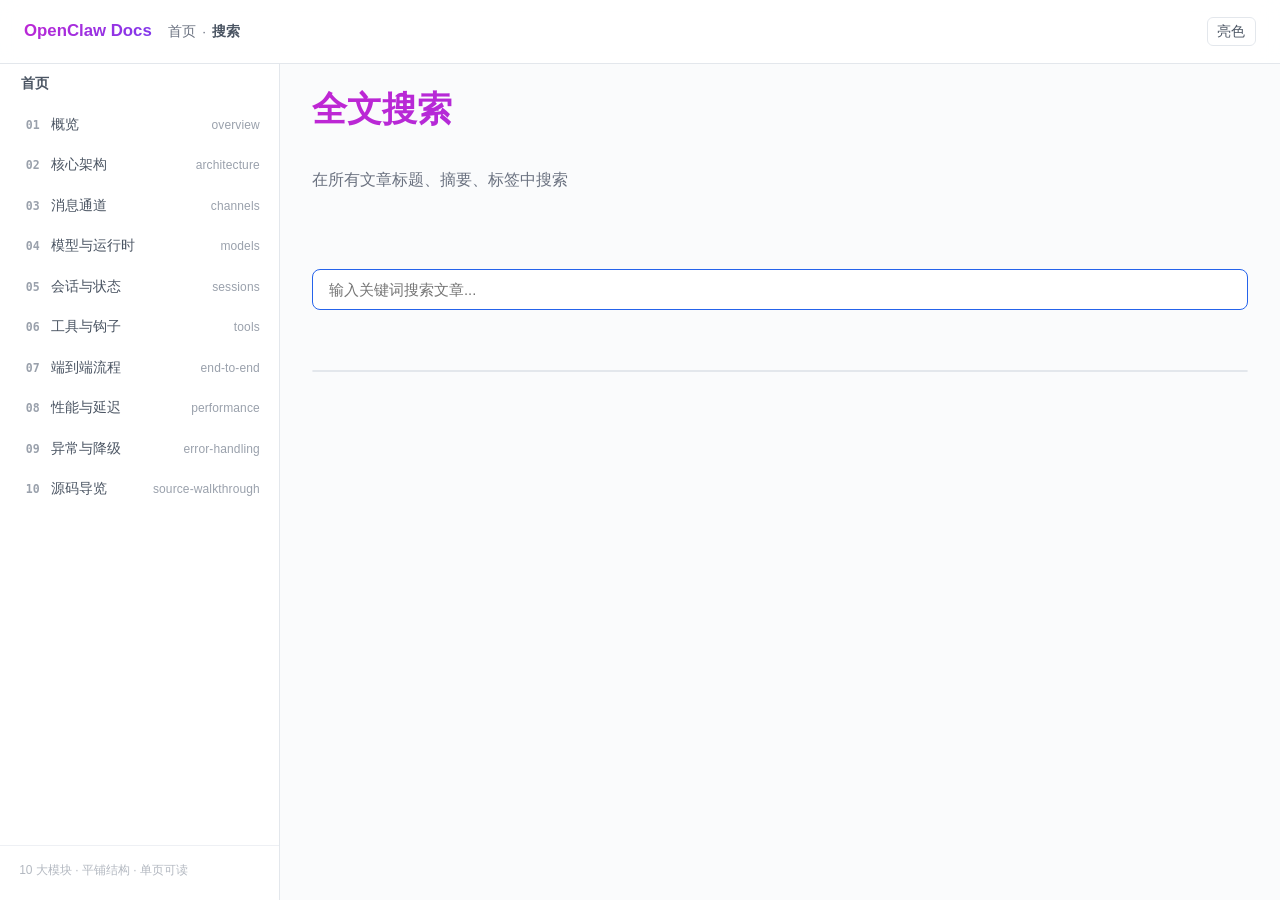
<file: search.html>
<!DOCTYPE html>
<html lang="zh-CN">
<head>
<meta charset="UTF-8">
<meta name="viewport" content="width=device-width, initial-scale=1.0">
<title>搜索 · OpenClaw Docs</title>
<link rel="stylesheet" href="assets/gitbook.css?v=1794028923_a1428">
<script src="assets/site.js?v=1794028923_a1428" defer></script>
<script src="assets/platform.js?v=1794028923_a1428" defer></script>
</head>
<body>

<div class="reading-progress"></div>

<header class="top-header">
  <button class="menu-toggle">目录</button>
  <span class="logo">OpenClaw Docs</span>
  <span class="crumbs"><a href="index.html" style="color:inherit;text-decoration:none;">首页</a> · <strong>搜索</strong></span>
  <span class="spacer"></span>
  <button class="theme-toggle">暗色</button>
</header>

<aside class="sidebar"></aside>

<main class="main">

  <h1 class="doc-title">全文搜索</h1>
  <p class="doc-subtitle">在所有文章标题、摘要、标签中搜索</p>

  <div class="search-box">
 
    <input type="search" placeholder="输入关键词搜索文章..." autofocus>
  </div>

  <div class="search-results"></div>

</main>



<script>
fetch('assets/articles.json')
  .then(r => r.text())
  .then(t => {
    window.OPENCLAW_ARTICLES = JSON.parse(t);
    document.dispatchEvent(new Event('DOMContentLoaded', { bubbles: true }));
  })
  .catch(() => {
    if (window.OPENCLAW_ARTICLES_FALLBACK) {
      window.OPENCLAW_ARTICLES = window.OPENCLAW_ARTICLES_FALLBACK;
      document.dispatchEvent(new Event('DOMContentLoaded', { bubbles: true }));
    }
  });
</script>
</body>
</html>
</file>
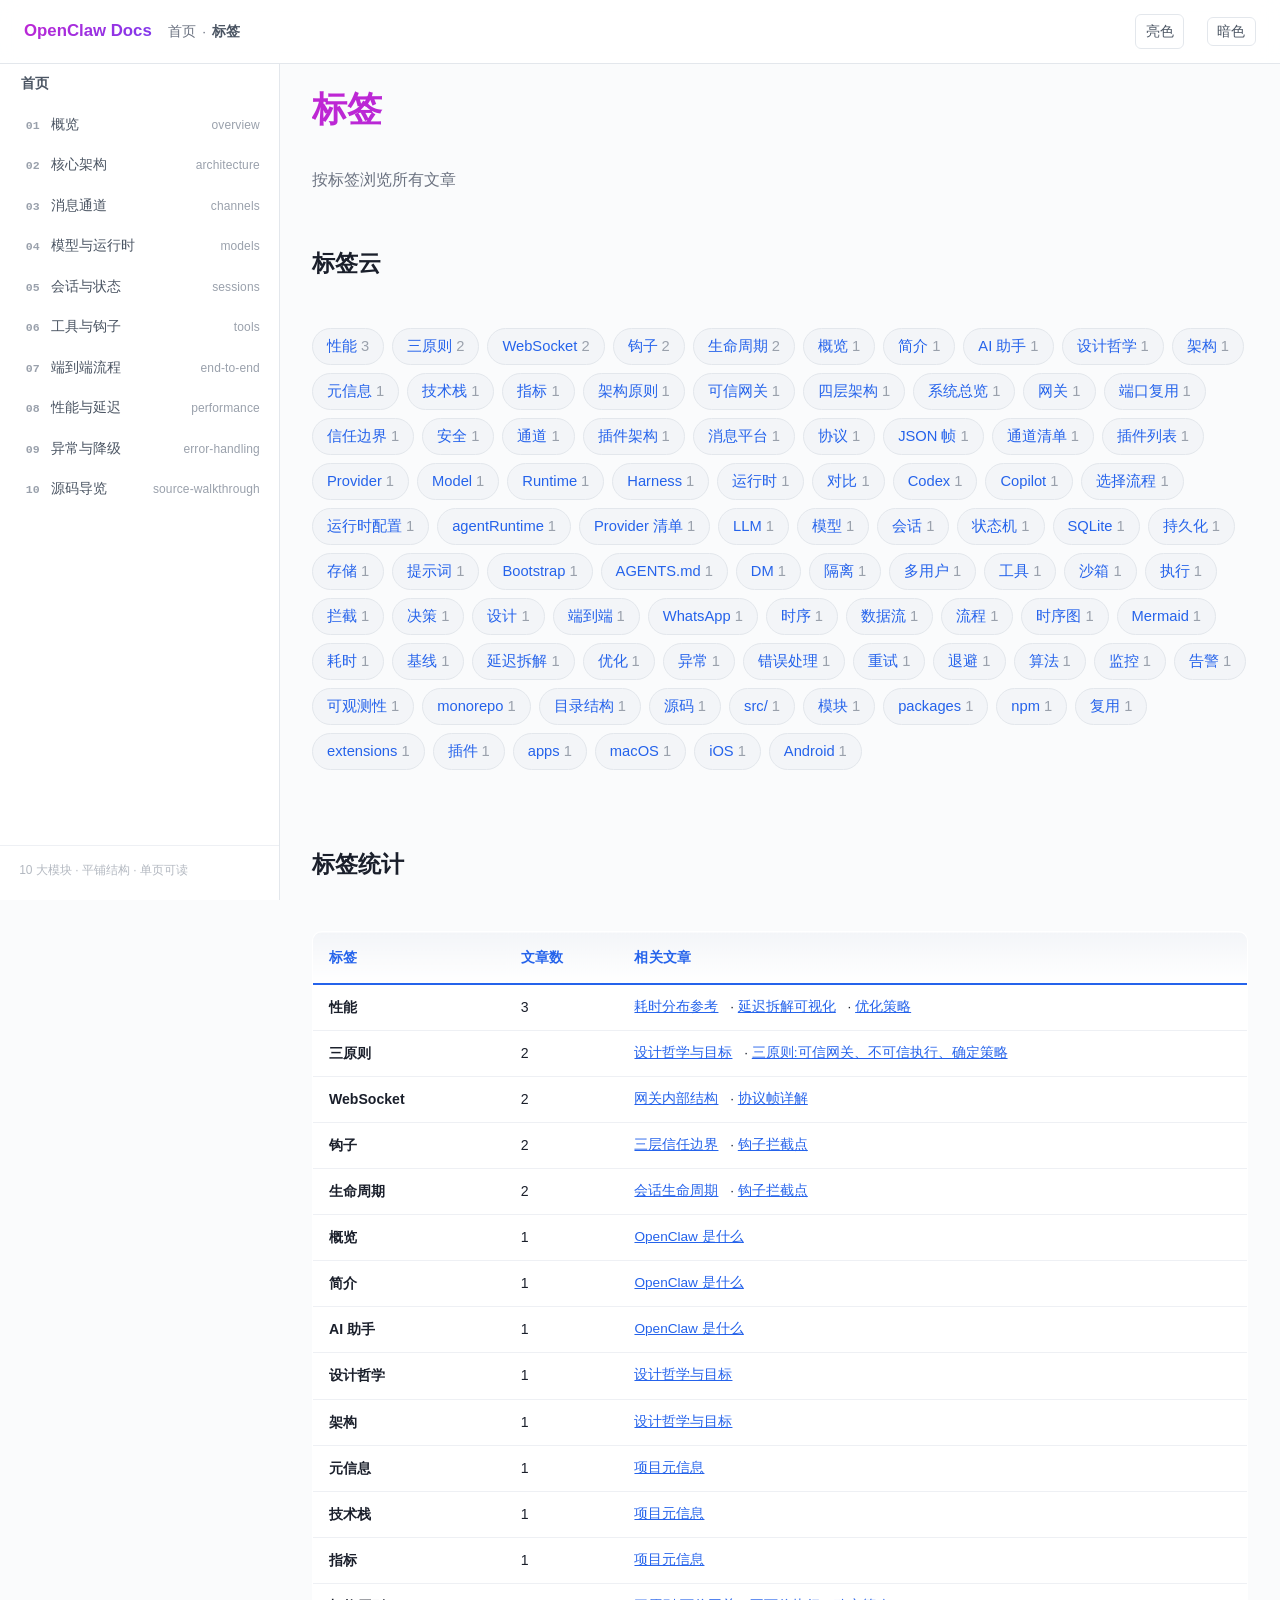
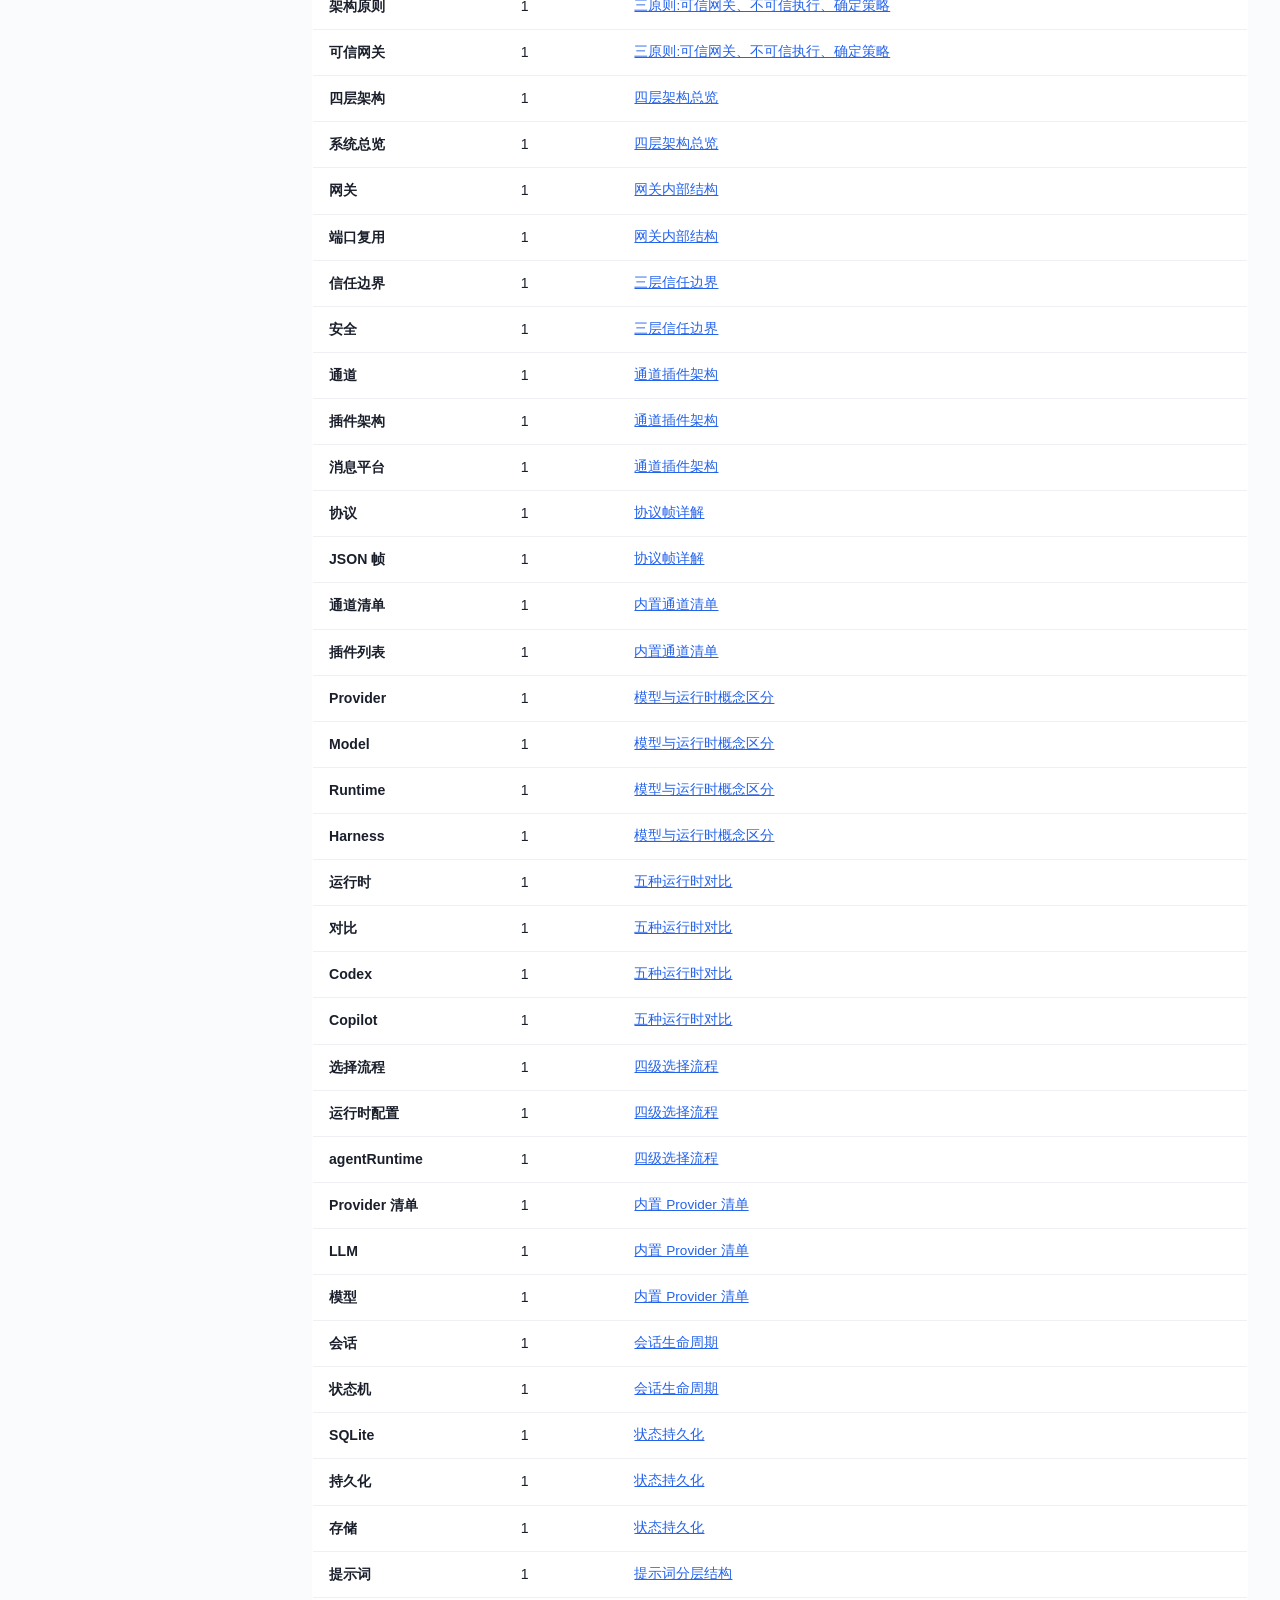
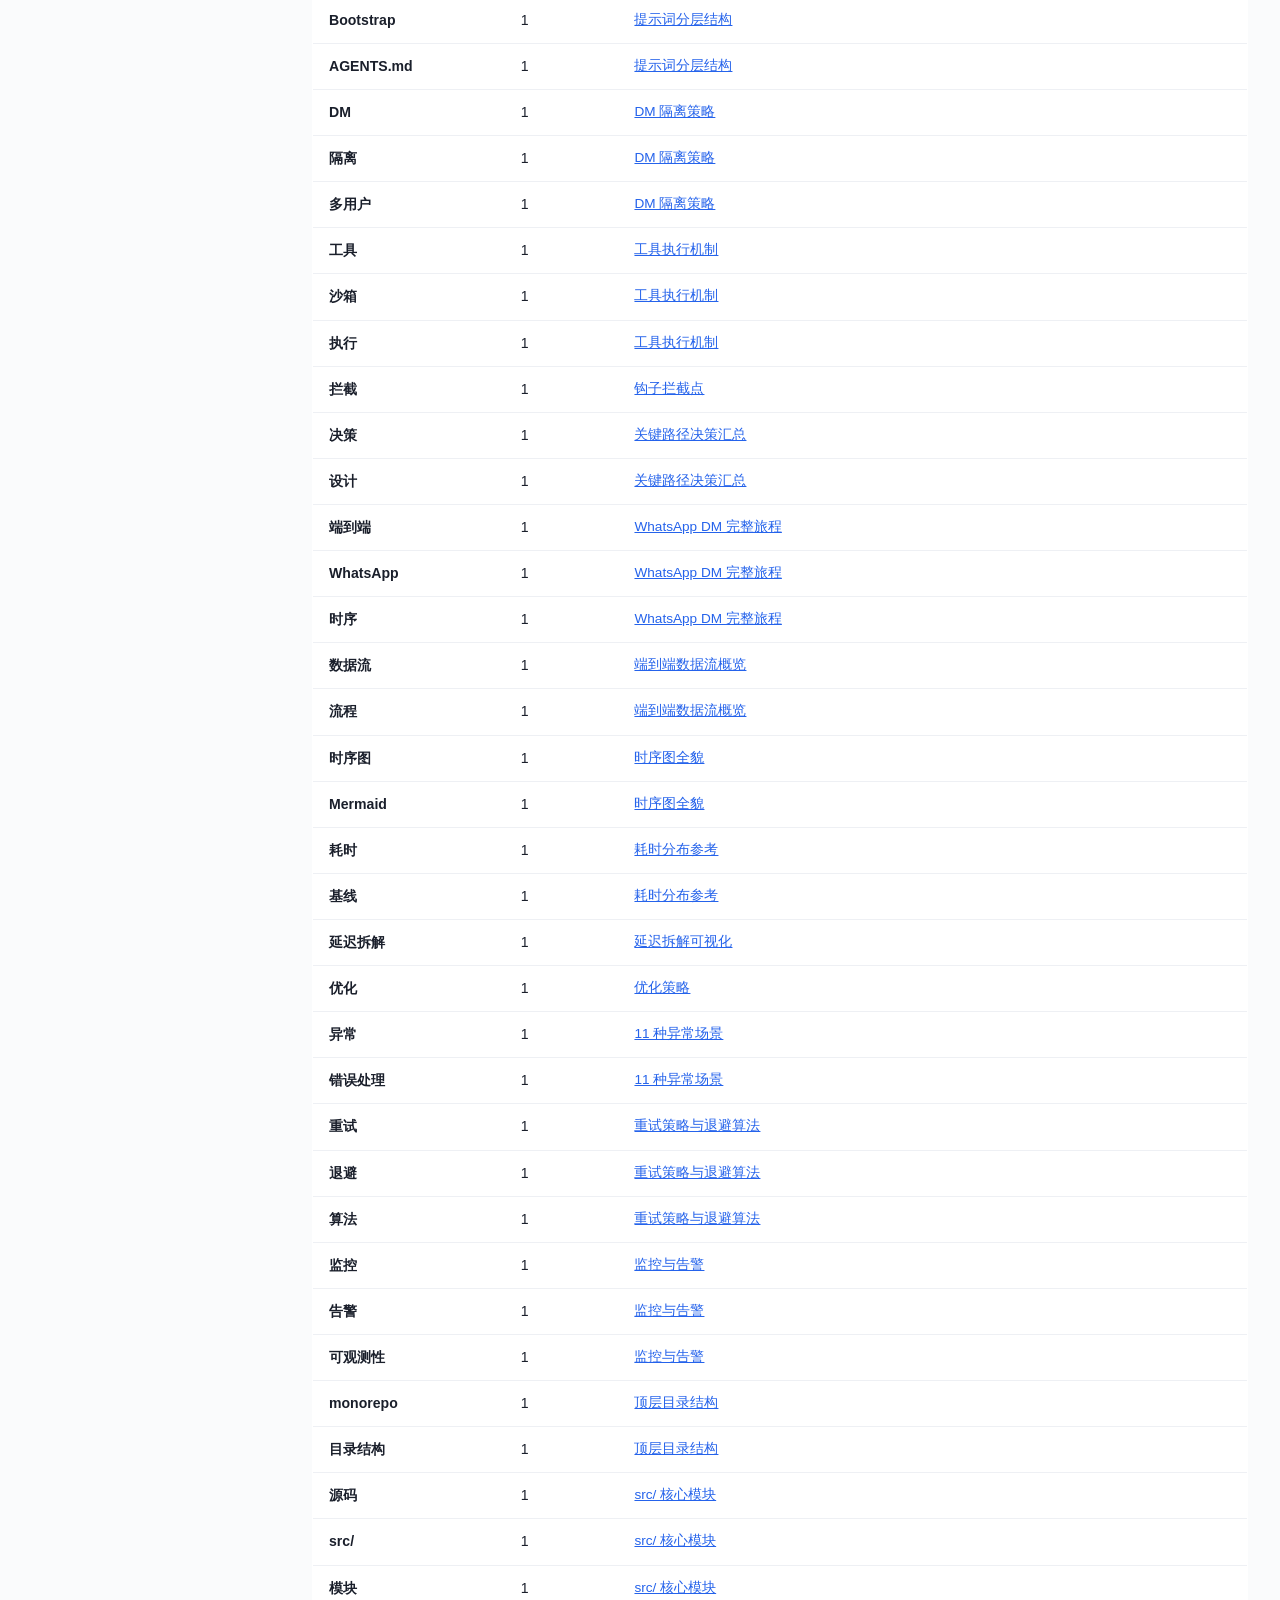
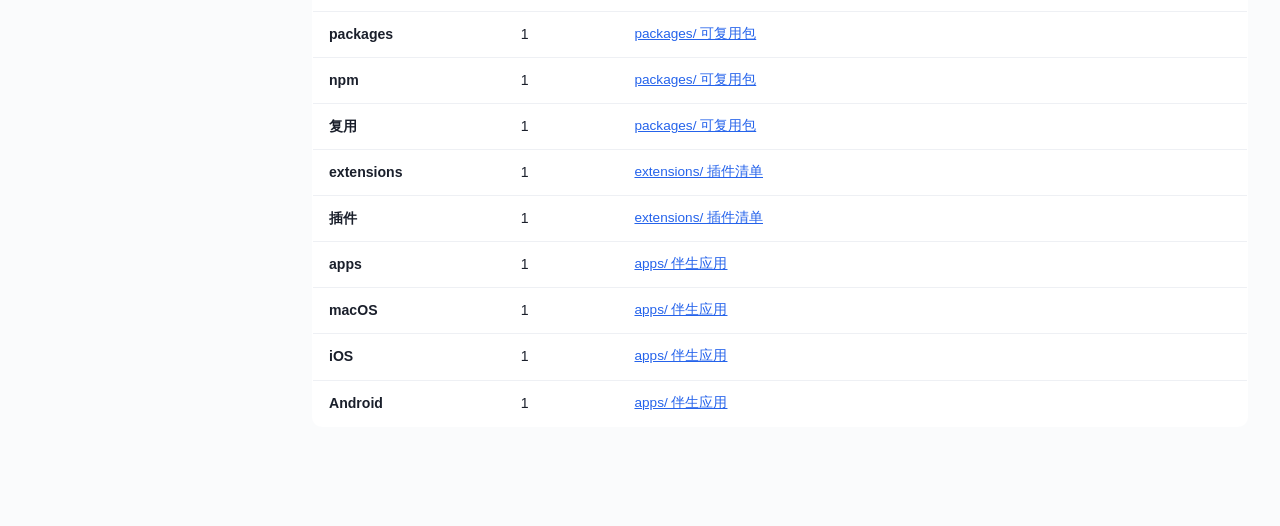
<file: tags.html>
<!DOCTYPE html>
<html lang="zh-CN">
<head>
<meta charset="UTF-8">
<meta name="viewport" content="width=device-width, initial-scale=1.0">
<title>标签 · OpenClaw Docs</title>
<link rel="stylesheet" href="assets/gitbook.css?v=1794028923_a1428">
<script src="assets/site.js?v=1794028923_a1428" defer></script>
<script src="assets/platform.js?v=1794028923_a1428" defer></script>
</head>
<body>

<div class="reading-progress"></div>

<header class="top-header">
  <button class="menu-toggle">目录</button>
  <span class="logo">OpenClaw Docs</span>
  <span class="crumbs"><a href="index.html" style="color:inherit;text-decoration:none;">首页</a> · <strong>标签</strong></span>
  <span class="spacer"></span>
  <a class="theme-toggle" href="search.html" style="text-decoration:none;margin-right:0.4rem;">搜索</a>
  <button class="theme-toggle">暗色</button>
</header>

<aside class="sidebar"></aside>

<main class="main">

  <h1 class="doc-title">标签</h1>
  <p class="doc-subtitle">按标签浏览所有文章</p>

  <h2>标签云</h2>
  <div class="tag-cloud"></div>

  <h2 style="margin-top:2rem;">标签统计</h2>
  <div id="tag-stats"></div>

</main>



<script>
fetch('assets/articles.json')
  .then(r => r.text())
  .then(t => {
    window.OPENCLAW_ARTICLES = JSON.parse(t);
    document.dispatchEvent(new Event('DOMContentLoaded', { bubbles: true }));
    // 渲染详细统计
    const articles = window.OPENCLAW_ARTICLES;
    const counts = {};
    articles.forEach(a => a.tags.forEach(t => { counts[t] = (counts[t] || 0) + 1; }));
    const sorted = Object.entries(counts).sort((a, b) => b[1] - a[1]);
    const stats = document.getElementById('tag-stats');
    stats.innerHTML = `
      <table>
        <thead><tr><th>标签</th><th>文章数</th><th>相关文章</th></tr></thead>
        <tbody>
          ${sorted.map(([tag, count]) => {
            const related = articles.filter(a => a.tags.includes(tag)).map(a =>
              `<a href="${a.path}" style="margin-right:0.5rem;color:var(--accent);">${a.title}</a>`
            ).join(' · ');
            return `<tr><td><strong style="color:var(--text-primary);">${tag}</strong></td><td>${count}</td><td style="font-size:0.85rem;">${related}</td></tr>`;
          }).join('')}
        </tbody>
      </table>
    `;
  })
  .catch(() => {
    if (window.OPENCLAW_ARTICLES_FALLBACK) {
      window.OPENCLAW_ARTICLES = window.OPENCLAW_ARTICLES_FALLBACK;
      document.dispatchEvent(new Event('DOMContentLoaded', { bubbles: true }));
    }
  });
</script>
</body>
</html>
</file>
<file: assets/gitbook.css>
/* =============================================================
   OpenClaw Source Analysis · GitBook 样式表
   ============================================================= */

/* ---- 基础变量 ---- */
:root {
  --bg-page: #0f1117;
  --bg-panel: #161b22;
  --bg-panel-2: #1c2128;
  --bg-elevated: #21262d;
  --border: #30363d;
  --border-soft: #21262d;
  --text-primary: #e6edf3;
  --text-secondary: #c9d1d9;
  --text-muted: #8b949e;
  --text-faint: #6e7681;
  --accent: #58a6ff;
  --accent-2: #f78166;
  --accent-3: #f759ab;
  --accent-4: #d2a8ff;
  --success: #3fb950;
  --warning: #d29922;
  --danger: #f85149;
  --sidebar-width: 280px;
  --header-height: 64px;
}

/* ---- Reset ---- */
*, *::before, *::after { box-sizing: border-box; margin: 0; padding: 0; }
html { color-scheme: dark; scroll-behavior: smooth; }
html, body { background: var(--bg-page); }
body {
  font-family: -apple-system, BlinkMacSystemFont, 'PingFang SC', 'Microsoft YaHei', 'Segoe UI', sans-serif;
  color: var(--text-primary);
  line-height: 1.7;
  font-size: 15px;
  -webkit-font-smoothing: antialiased;
}

/* ---- 代码 ---- */
code {
  font-family: 'SF Mono', Monaco, 'JetBrains Mono', Consolas, monospace;
  background: #1f2937;
  padding: 2px 6px;
  border-radius: 4px;
  font-size: 0.86em;
  color: #a5d6ff;
}
pre {
  background: #0d1117;
  border: 1px solid var(--border);
  border-radius: 8px;
  padding: 1rem 1.2rem;
  overflow-x: auto;
  font-size: 0.85rem;
  line-height: 1.55;
  color: var(--text-secondary);
  margin: 0.8rem 0;
}
pre code { background: transparent; padding: 0; color: inherit; font-size: inherit; }

/* ---- 顶部页头 ---- */
.top-header {
  position: fixed;
  top: 0; left: 0; right: 0;
  height: var(--header-height);
  background: rgba(15, 17, 23, 0.85);
  backdrop-filter: blur(12px);
  -webkit-backdrop-filter: blur(12px);
  border-bottom: 1px solid var(--border);
  display: flex;
  align-items: center;
  padding: 0 1.5rem;
  z-index: 100;
  gap: 1rem;
}
.top-header .logo {
  font-size: 1.05rem;
  font-weight: 700;
  background: linear-gradient(135deg, var(--accent-3), var(--accent-4));
  -webkit-background-clip: text;
  -webkit-text-fill-color: transparent;
  white-space: nowrap;
}
.top-header .crumbs {
  color: var(--text-muted);
  font-size: 0.85rem;
  display: flex;
  align-items: center;
  gap: 0.4rem;
}
.top-header .crumbs strong { color: var(--text-secondary); }
.top-header .spacer { flex: 1; }
.top-header .meta {
  color: var(--text-faint);
  font-size: 0.78rem;
  display: flex;
  align-items: center;
  gap: 0.4rem;
}
.top-header .menu-toggle {
  display: none;
  background: transparent;
  border: 1px solid var(--border);
  color: var(--text-secondary);
  border-radius: 6px;
  padding: 0.3rem 0.6rem;
  cursor: pointer;
  font-size: 0.85rem;
}
@media (max-width: 900px) {
  .top-header .menu-toggle { display: inline-flex; }
  .top-header .crumbs { display: none; }
}
@media (max-width: 480px) {
  /* 版本号徽标在窄屏会挤出视口,直接隐藏 */
  .top-header .meta { display: none; }
  .top-header { padding: 0 16px; }
}

/* ---- 侧边栏 ---- */
.sidebar {
  position: fixed;
  top: var(--header-height);
  left: 0;
  bottom: 0;
  width: var(--sidebar-width);
  background: var(--bg-panel);
  border-right: 1px solid var(--border);
  overflow-y: auto;
  padding: 0 0 1.2rem;
  display: flex;
  flex-direction: column;
  z-index: 50;
}
.sidebar::-webkit-scrollbar { width: 6px; }
.sidebar::-webkit-scrollbar-thumb { background: var(--border); border-radius: 3px; }

/* 顶部:品牌 + 版本号 —— 顶栏已经有一份,侧边栏不再重复 */
.sidebar-home {
  display: flex;
  align-items: center;
  gap: 0.5rem;
  padding: 0.5rem 1.2rem;
  color: var(--text-secondary);
  text-decoration: none;
  font-size: 0.88rem;
  font-weight: 600;
  border-left: 2px solid transparent;
  transition: background 0.12s, color 0.12s;
}
.sidebar-home:hover { background: var(--bg-panel-2); color: var(--text-primary); }
.sidebar-home.active {
  background: var(--bg-panel-2);
  color: var(--accent);
  border-left-color: var(--accent);
}

/* 平铺的模块列表(不再分组) */
.sidebar-nav { display: flex; flex-direction: column; }
.sidebar-link {
  display: flex;
  align-items: baseline;
  gap: 0.7rem;
  padding: 0.5rem 1.2rem;
  color: var(--text-secondary);
  text-decoration: none;
  font-size: 0.9rem;
  border-left: 2px solid transparent;
  transition: background 0.12s, color 0.12s;
}
.sidebar-link:hover { background: var(--bg-panel-2); color: var(--text-primary); }
.sidebar-link.active {
  background: var(--bg-panel-2);
  color: var(--accent);
  border-left-color: var(--accent);
}
.sidebar-link .num {
  font-family: monospace;
  font-size: 0.72rem;
  color: var(--text-faint);
  font-weight: 600;
  width: 1.6em;
  flex-shrink: 0;
  text-align: right;
}
.sidebar-link.active .num { color: var(--accent); }
.sidebar-link .label { min-width: 0; }
.sidebar-link .sub {
  margin-left: auto;
  flex-shrink: 0;
  color: var(--text-faint);
  font-size: 0.75rem;
  letter-spacing: 0.01em;
}
.sidebar-link:hover .sub { color: var(--text-muted); }
.sidebar-link.active .sub { color: var(--accent); opacity: 0.7; }

/* 底部(列表短时贴到侧边栏底边) */
.sidebar-footer {
  margin-top: auto;
  padding: 0.9rem 1.2rem 0;
  border-top: 1px solid var(--border-soft);
  font-size: 0.75rem;
  color: var(--text-faint);
}
.sidebar-footer .sf-meta { opacity: 0.75; }

/* ---- 主内容区(左文章 + 右目录) ---- */
.main {
  margin-left: var(--sidebar-width);
  margin-top: var(--header-height);
  padding: 1.5rem 2rem 5rem;
  display: flex;
  /* 默认 column,避免 main 直接子元素(h1/section/div 等)被横排压成单字宽。
     当 main 包含 .main-content(.page-toc 同级行)时,见下方 :has() 规则切换回 row。*/
  flex-direction: column;
  gap: 1.75rem;
  align-items: stretch;
  min-height: calc(100vh - var(--header-height));
}
/* 用了 .main-content 包装的页面 — 左侧文章 + 右侧目录 */
.main:has(> .main-content) {
  flex-direction: row;
  align-items: flex-start;
}
.main > .main-content {
  flex: 1;
  min-width: 0;
}
.main > .page-toc {
  width: 220px;
  flex-shrink: 0;
  position: sticky;
  top: calc(var(--header-height) + 16px);
  max-height: calc(100vh - var(--header-height) - 32px);
  display: flex;
  flex-direction: column;
  gap: 0.85rem;
  min-height: calc(100vh - var(--header-height) - 4rem);
  box-sizing: border-box;
}
@media (max-width: 1180px) {
  .main > .page-toc { display: none; }
}
@media (max-width: 900px) {
  .sidebar { transform: translateX(-100%); transition: transform 0.25s; }
  .sidebar.open { transform: translateX(0); }
  .main { margin-left: 0; padding: 1.2rem 1rem 4rem; flex-direction: column; gap: 1.2rem; }
}

/* ---- 文档标题 ---- */
.doc-title {
  font-size: 2.2rem;
  font-weight: 800;
  background: linear-gradient(135deg, var(--accent-3), var(--accent-4));
  -webkit-background-clip: text;
  -webkit-text-fill-color: transparent;
  margin-bottom: 0.5rem;
  line-height: 1.2;
}
.doc-subtitle {
  color: var(--text-muted);
  font-size: 1rem;
  margin-bottom: 1.5rem;
}
.doc-banner {
  background: linear-gradient(135deg, rgba(31, 111, 235, 0.12), rgba(139, 92, 246, 0.12));
  border: 1px solid rgba(31, 111, 235, 0.4);
  border-radius: 10px;
  padding: 1.2rem 1.5rem;
  margin-bottom: 2rem;
  display: flex;
  gap: 1rem;
  align-items: flex-start;
}
.doc-banner .banner-content { flex: 1; }
.doc-banner .banner-title { font-weight: 700; color: var(--accent); margin-bottom: 0.2rem; }
.doc-banner .banner-text { font-size: 0.9rem; color: var(--text-secondary); }
.doc-banner em { font-style: normal; color: var(--accent-2); font-weight: 600; }

/* ---- 章节 / 文章样式 ---- */
/* 宽屏 PC:整块文章限宽居中,避免文字贴着侧边栏、右侧一大片空白 */
.article {
  margin-bottom: 4rem;
  max-width: 1500px;
  margin-inline: auto;
}
.article h1 {
  font-size: 2rem;
  font-weight: 800;
  color: var(--text-primary);
  margin-bottom: 1rem;
  padding-bottom: 0.6rem;
  border-bottom: 2px solid var(--border);
}
.article h2 {
  font-size: 1.5rem;
  font-weight: 700;
  color: var(--text-primary);
  margin: 2rem 0 0.8rem;
  padding-top: 0.5rem;
  padding-bottom: 0.5rem;
  border-bottom: 1px solid var(--border);
}
.article h3 {
  font-size: 1.2rem;
  font-weight: 600;
  color: var(--accent);
  margin: 1.6rem 0 0.6rem;
}
.article h4 {
  font-size: 1rem;
  font-weight: 600;
  color: var(--accent-2);
  margin: 1.2rem 0 0.4rem;
}
.article h5 {
  font-size: 0.95rem;
  font-weight: 600;
  color: var(--accent-4);
  margin: 1rem 0 0.4rem;
}
.article p { color: var(--text-secondary); margin-bottom: 0.8rem; }
.article ul, .article ol {
  padding-left: 1.5rem;
  color: var(--text-secondary);
  margin: 0.5rem 0 1rem;
}
.article li { margin-bottom: 0.3rem; }
.article a {
  color: var(--accent);
  text-decoration: none;
  border-bottom: 1px dotted rgba(88, 166, 255, 0.3);
}
.article a:hover { border-bottom-color: var(--accent); }
.article hr {
  border: none;
  border-top: 1px solid var(--border-soft);
  margin: 2rem 0;
}
.article blockquote {
  border-left: 3px solid var(--accent);
  padding: 0.5rem 1rem;
  margin: 1rem 0;
  background: rgba(31, 111, 235, 0.05);
  border-radius: 0 6px 6px 0;
  color: var(--text-secondary);
  font-style: italic;
}
.article blockquote p { margin-bottom: 0; }
.article strong { color: var(--text-primary); font-weight: 600; }

/* ---- 模块首页专用 ---- */
.module-index h1 {
  font-size: 2rem;
  font-weight: 800;
  background: linear-gradient(135deg, var(--accent-3), var(--accent-4));
  -webkit-background-clip: text;
  -webkit-text-fill-color: transparent;
  margin-bottom: 0.5rem;
}
.module-intro {
  background: var(--bg-panel);
  border-left: 3px solid var(--accent);
  border-radius: 0 8px 8px 0;
  padding: 0.9rem 1.1rem;
  color: var(--text-secondary);
  font-size: 0.95rem;
  margin-bottom: 2rem;
}

/* ---- 章节表格(模块目录) ---- */
.toc-table {
  width: 100%;
  border-collapse: collapse;
  background: var(--bg-panel);
  border-radius: 8px;
  overflow: hidden;
  margin: 1rem 0 2rem;
}
.toc-table th {
  background: var(--bg-panel-2);
  color: var(--accent);
  padding: 0.7rem 0.9rem;
  text-align: left;
  font-weight: 600;
}
.toc-table td {
  padding: 0.6rem 0.9rem;
  border-top: 1px solid var(--border-soft);
  color: var(--text-secondary);
}
.toc-table tr:hover td { background: var(--bg-panel-2); }
.toc-table a { color: var(--accent); }

/* ---- 卡片网格 ---- */
.card-grid {
  display: grid;
  grid-template-columns: repeat(auto-fit, minmax(min(280px, 100%), 1fr));
  gap: 1rem;
  margin: 1rem 0;
}
.card {
  background: var(--bg-panel);
  border: 1px solid var(--border);
  border-radius: 10px;
  padding: 1.1rem 1.2rem;
  transition: transform 0.15s, border-color 0.15s;
}
.card:hover { border-color: var(--accent); transform: translateY(-2px); }
.card h3, .card h4 {
  color: var(--accent-2);
  font-size: 0.95rem;
  margin: 0 0 0.5rem;
  display: flex;
  align-items: center;
  gap: 0.45rem;
}
.card p { font-size: 0.85rem; color: var(--text-muted); margin: 0; }

/* ---- 图例项 ---- */
.legend-grid {
  display: grid;
  grid-template-columns: repeat(auto-fit, minmax(min(240px, 100%), 1fr));
  gap: 0.8rem;
  margin: 1rem 0;
}

/* ---- 指标卡 ---- */
.metric-grid {
  display: grid;
  grid-template-columns: repeat(auto-fit, minmax(min(180px, 100%), 1fr));
  gap: 1rem;
  margin: 1rem 0;
}
.metric {
  background: var(--bg-panel);
  border: 1px solid var(--border);
  border-radius: 10px;
  padding: 1rem 1.2rem;
}
.metric .label {
  font-size: 0.75rem;
  color: var(--text-muted);
  text-transform: uppercase;
  letter-spacing: 0.06em;
  margin-bottom: 0.3rem;
}
.metric .value { font-size: 1.5rem; font-weight: 700; color: var(--accent); }
.metric .hint { font-size: 0.75rem; color: var(--text-faint); margin-top: 0.2rem; }

/* ---- 数据表格(全站统一增强版) ---- */
table {
  width: 100%;
  border-collapse: collapse;
  font-size: 0.9rem;
  background: var(--bg-panel);
  border-radius: 10px;
  overflow: hidden;
  margin: 1.2rem 0;
  border: 1px solid var(--border);
  table-layout: auto;
}

/* 统一所有表格 class 共享同一基样式 */
table,
.info-table,
.mode-table,
.compare-table,
.prio-table,
.provider-matrix,
.map-table,
.matrix-table,
.iso-table,
.schema-table,
.state-table,
.hook-table,
.decision-table {
  width: 100%;
  border-collapse: collapse;
  font-size: 0.9rem;
  background: var(--bg-panel);
  border: 1px solid var(--border);
  border-radius: 10px;
  overflow: hidden;
  margin: 1.2rem 0;
}

th,
.info-table th,
.mode-table th,
.compare-table th,
.prio-table th,
.provider-matrix th,
.map-table th,
.matrix-table th,
.iso-table th,
.schema-table th,
.state-table th,
.hook-table th,
.decision-table th {
  background: linear-gradient(180deg, var(--bg-panel-2) 0%, var(--bg-panel) 100%);
  color: var(--accent);
  padding: 0.85rem 1rem;
  text-align: left;
  font-weight: 700;
  font-size: 0.85rem;
  letter-spacing: 0.02em;
  border-bottom: 2px solid var(--accent);
  white-space: nowrap;
  position: relative;
}

td,
.info-table td,
.mode-table td,
.compare-table td,
.prio-table td,
.provider-matrix td,
.map-table td,
.matrix-table td,
.iso-table td,
.schema-table td,
.state-table td,
.hook-table td,
.decision-table td {
  padding: 0.75rem 1rem;
  border-top: 1px solid var(--border-soft);
  border-bottom: 1px solid var(--border-soft);
  color: var(--text-primary);
  font-size: 0.88rem;
  vertical-align: top;
  line-height: 1.5;
}

/* 首列加粗 + 强调色(适用于大部分表格) */
.info-table td:first-child,
.mode-table td:first-child,
.compare-table td:first-child,
.prio-table td:first-child,
.provider-matrix td:first-child,
.map-table td:first-child,
.matrix-table td:first-child,
.iso-table td:first-child,
.schema-table td:first-child,
.state-table td:first-child,
.hook-table td:first-child,
.decision-table td:first-child {
  font-weight: 700;
  color: var(--accent);
}

/* 末行去除底边框 */
.info-table tr:last-child td,
.mode-table tr:last-child td,
.compare-table tr:last-child td,
.prio-table tr:last-child td,
.provider-matrix tr:last-child td,
.map-table tr:last-child td,
.matrix-table tr:last-child td,
.iso-table tr:last-child td,
.schema-table tr:last-child td,
.state-table tr:last-child td,
.hook-table tr:last-child td,
.decision-table tr:last-child td { border-bottom: none; }

/* 斑马纹 + 悬停 */
.info-table tbody tr:nth-child(even),
.mode-table tbody tr:nth-child(even),
.compare-table tbody tr:nth-child(even),
.prio-table tbody tr:nth-child(even),
.provider-matrix tbody tr:nth-child(even),
.map-table tbody tr:nth-child(even),
.matrix-table tbody tr:nth-child(even),
.iso-table tbody tr:nth-child(even),
.schema-table tbody tr:nth-child(even),
.state-table tbody tr:nth-child(even),
.hook-table tbody tr:nth-child(even),
.decision-table tbody tr:nth-child(even) {
  background: rgba(124, 58, 237, 0.02);
}
.info-table tbody tr:hover td,
.mode-table tbody tr:hover td,
.compare-table tbody tr:hover td,
.prio-table tbody tr:hover td,
.provider-matrix tbody tr:hover td,
.map-table tbody tr:hover td,
.matrix-table tbody tr:hover td,
.iso-table tbody tr:hover td,
.schema-table tbody tr:hover td,
.state-table tbody tr:hover td,
.hook-table tbody tr:hover td,
.decision-table tbody tr:hover td {
  background: rgba(124, 58, 237, 0.06);
}

/* code 标签在表格中的样式 */
table code,
.info-table code,
.provider-matrix code,
.map-table code,
.matrix-table code,
.schema-table code,
.state-table code,
.iso-table code,
.compare-table code,
.hook-table code,
.decision-table code {
  background: rgba(37, 99, 235, 0.08);
  color: var(--accent);
  padding: 2px 6px;
  border-radius: 4px;
  font-size: 0.85em;
  font-family: ui-monospace, SFMono-Regular, Menlo, Monaco, Consolas, monospace;
}

/* 表格响应式:窄屏滚动 */
.table-wrap {
  width: 100%;
  overflow-x: auto;
  margin: 1.2rem 0;
  border-radius: 10px;
  border: 1px solid var(--border);
  background: var(--bg-panel);
}
.table-wrap > table { margin: 0; border: none; border-radius: 0; }

/* ---- 徽章 ---- */
.badge {
  display: inline-block;
  padding: 2px 8px;
  border-radius: 4px;
  font-size: 0.72rem;
  font-weight: 600;
  margin-right: 0.3rem;
}
.badge-trusted { background: rgba(63, 185, 80, 0.15); color: var(--success); border: 1px solid var(--success); }
.badge-untrusted { background: rgba(248, 81, 73, 0.15); color: var(--danger); border: 1px solid var(--danger); }
.badge-boundary { background: rgba(210, 153, 34, 0.15); color: var(--warning); border: 1px solid var(--warning); }
.badge-version { background: rgba(88, 166, 255, 0.15); color: var(--accent); border: 1px solid var(--accent); }

/* ---- 标签 ---- */
.tags { display: flex; flex-wrap: wrap; gap: 4px; margin-top: 0.5rem; }
.tag {
  background: #1f2937;
  border: 1px solid #374151;
  color: var(--text-muted);
  padding: 2px 8px;
  border-radius: 4px;
  font-size: 0.72rem;
}

/* ---- Mermaid 图容器 ---- */
.diagram {
  background: var(--bg-panel);
  border: 1px solid var(--border);
  border-radius: 12px;
  padding: 1.5rem 1.2rem;
  margin: 1rem 0;
  /* 图按自然尺寸绘制,超出部分在卡片内滚动;
     横向滚动承接超宽的图,纵向不设上限 —— 图不会被裁掉 */
  overflow: auto;
  text-align: center;
  min-height: 280px;
  display: flex;
  align-items: center;
  /* 超宽的图必须靠左排。
     居中对齐时,溢出容器的那一半会被裁在容器外面,
     滚动条根本滚不到 —— 表现出来就是「图显示不全」。
     先写 flex-start 兜底,再写 safe center:
     支持 safe 的浏览器里窄图仍然居中,宽图自动靠左。 */
  justify-content: flex-start;
  justify-content: safe center;
  /* 滚动条常驻,提示这张图右边还有内容 */
  scrollbar-width: thin;
  scrollbar-color: var(--border) transparent;
}
.diagram::-webkit-scrollbar { height: 9px; width: 9px; }
.diagram::-webkit-scrollbar-track { background: transparent; }
.diagram::-webkit-scrollbar-thumb { background: var(--border); border-radius: 5px; }
.diagram::-webkit-scrollbar-thumb:hover { background: var(--text-muted); }
.diagram-scroll-hint {
  margin: 0.4rem 0 0;
  text-align: center;
  font-size: 0.78rem;
  color: var(--text-muted);
}
/* 图本身不缩放:宽度由 mermaid-fix.js 按 viewBox 写成自然宽度 */
.diagram > svg {
  max-width: none !important;
  width: auto;
  height: auto;
  flex: 0 0 auto;
}
[data-theme="dark"] .diagram {
  background: #fafbfc;
  border-color: #cbd5e1;
}
.diagram-caption {
  text-align: center;
  font-size: 0.78rem;
  color: var(--text-faint);
  margin-top: 0.5rem;
  font-style: italic;
}

/* ---- Mermaid · 边线/箭头加粗 + 节点更醒目 ---- */
/* 用 !important 覆盖 mermaid 内部 #mermaid-X { stroke-width: 1px } */
.diagram svg .flowchart-link,
.diagram svg .edge-thickness-normal,
.diagram svg .edge-thickness-thick,
.diagram svg [class*="edge-thickness"] {
  stroke-width: 2.5px !important;
  vector-effect: non-scaling-stroke;
  paint-order: stroke fill;
}
.diagram svg .edgePath .path,
.diagram svg .flowchart-link,
.diagram svg .edge-thickness-normal,
.diagram svg .edge-thickness-thick {
  stroke: var(--accent) !important;
}
[data-theme="light"] .diagram svg .flowchart-link,
[data-theme="light"] .diagram svg .edgePath .path,
[data-theme="light"] .diagram svg .edge-thickness-normal,
[data-theme="light"] .diagram svg .edge-thickness-thick {
  stroke: #1e3a8a !important;
}
[data-theme="dark"] .diagram svg .flowchart-link,
[data-theme="dark"] .diagram svg .edgePath .path,
[data-theme="dark"] .diagram svg .edge-thickness-normal,
[data-theme="dark"] .diagram svg .edge-thickness-thick {
  stroke: #60a5fa !important;
}
/* 箭头 marker 加大 */
.diagram svg marker path {
  fill: var(--accent) !important;
}

/* Edge label internal elements: force white background */
.diagram svg .edgeLabel p,
.diagram svg .labelBkg p,
.diagram svg .labelBkg {
  background: #ffffff !important;
  color: #1a1f2b !important;
  /* 标签底色必须是浅色:文字是深色 #1a1f2b,
     这里若也填深色,就成了深字压深底 —— 标签直接看不见 */
  fill: #ffffff !important;
}
.diagram svg .edgeLabel span {
  background: #ffffff !important;
  color: #1a1f2b !important;
}
[data-theme="light"] .diagram svg marker path { fill: #1e3a8a !important; }
[data-theme="dark"]  .diagram svg marker path { fill: #60a5fa !important; }
.diagram svg .marker { transform: scale(1.6); transform-origin: center; }

/* ---- Mermaid · 节点底色 + 文字颜色(Light 主题强制覆盖)---- */
.diagram svg .node rect,
.diagram svg .node polygon,
.diagram svg .node ellipse,
.diagram svg .node circle,
.diagram svg .basic {
  fill: #ffffff !important;
  stroke: #1e3a8a !important;
  stroke-width: 1.5px !important;
}
.diagram svg .nodeLabel,
.diagram svg .basic.label-container span,
.diagram svg .edgeLabel {
  color: #1a1f2b !important;
  fill: #1a1f2b !important;
  font-weight: 500 !important;
}
/* 注意:上面这条只管「文字颜色」,不能把 .basic.label-container 本身也写进去 ——
   它就是节点自己的背景矩形,一旦被填成 #1a1f2b(近黑),
   而文字也是 #1a1f2b,就成了深字压深底,标签整块看不见。 */
.diagram svg .basic.label-container {
  fill: #ffffff !important;
  stroke: #2563eb !important;
}
.diagram svg .label text,
.diagram svg .nodeLabel text,
.diagram svg text {
  fill: #1a1f2b !important;
  color: #1a1f2b !important;
}
/* subgraph / cluster 浅色容器 */
.diagram svg .cluster rect {
  fill: #f8fafc !important;
  stroke: #94a3b8 !important;
  stroke-width: 1px !important;
  stroke-dasharray: 4 3 !important;
}
.diagram svg .cluster text,
.diagram svg .cluster-label {
  fill: #475569 !important;
  color: #475569 !important;
  font-weight: 600 !important;
}

/* Mermaid 序列图 actor 框加深底色对比 */
.diagram svg rect.actor,
.diagram svg tspan.actor {
  stroke-width: 1.4px !important;
}
[data-theme="light"] .diagram svg .actor { stroke: #1e3a8a !important; }
[data-theme="dark"] .diagram svg .actor { stroke: #60a5fa !important; }
.diagram svg text.actor > tspan { fill: var(--text-primary) !important; stroke: none !important; }
/* Light 主题下 actor 框背景用浅蓝 */
[data-theme="light"] .diagram svg rect.actor,
[data-theme="light"] .diagram svg path.actor {
  fill: #dbeafe !important;
}
[data-theme="dark"] .diagram svg rect.actor,
[data-theme="dark"] .diagram svg path.actor {
  fill: #161b22 !important;
}
/* Actor 之间的生命线 */
.diagram svg .actor-line { stroke: #94a3b8 !important; stroke-dasharray: 3 3; }
[data-theme="dark"] .diagram svg .actor-line { stroke: #475569 !important; }

/* ---- 状态图（stateDiagram）的边 + 节点 ---- */
.diagram svg .edge {
  stroke-width: 2.2px !important;
  vector-effect: non-scaling-stroke;
}
[data-theme="light"] .diagram svg .edge { stroke: #1e3a8a !important; }
[data-theme="dark"]  .diagram svg .edge { stroke: #60a5fa !important; }
.diagram svg .state-label text,
.diagram svg .stateLabel {
  fill: #1a1f2b !important;
  color: #1a1f2b !important;
}
.diagram svg [class*="state"] rect,
.diagram svg [class*="state"] polygon,
.diagram svg [class*="state"] path {
  fill: #ffffff !important;
  stroke: #1e3a8a !important;
  stroke-width: 1.5px !important;
}
/* 状态图起点/终点圆点 */
.diagram svg [class*="transition"] circle,
.diagram svg .statediagram-state circle {
  fill: #1e3a8a !important;
  stroke: #1e3a8a !important;
}

/* 序列图（sequenceDiagram）的边 */
.diagram svg .messageLine0,
.diagram svg .messageLine1 {
  stroke-width: 2.2px !important;
  vector-effect: non-scaling-stroke;
}
[data-theme="light"] .diagram svg .messageLine0,
[data-theme="light"] .diagram svg .messageLine1 { stroke: #1e3a8a !important; }
[data-theme="dark"]  .diagram svg .messageLine0,
[data-theme="dark"]  .diagram svg .messageLine1 { stroke: #60a5fa !important; }

/* ---- 节点尺寸收紧，避免大图 ---- */
/* 注意:这里只调字号,不能改 padding / line-height。
   mermaid 是先按自己的排版量好 <foreignObject> 的尺寸、再画节点框的,
   一旦改了标签盒模型的 padding 或行高,文字就会比框高,
   SVG 会把多出来的部分裁掉 —— 就是「文字展示不全」。 */
.diagram svg .nodeLabel,
.diagram svg .basic.label-container {
  font-size: 12.5px !important;
  line-height: 1.3 !important;
}

.mermaid-loading { color: var(--text-muted); padding: 2rem; font-size: 0.85rem; }

/* ---- 静态分层图(图 1.1 技术栈) ---- */
.stack-diagram {
  display: grid;
  grid-template-columns: repeat(7, auto);
  gap: 0.4rem;
  align-items: stretch;
  background: var(--bg-panel);
  border: 1px solid var(--border);
  border-radius: 12px;
  padding: 1.2rem 1rem;
  margin: 1rem 0 0.4rem;
  overflow-x: auto;
}
.sd-col {
  display: flex;
  flex-direction: column;
  gap: 0.4rem;
  min-width: 130px;
}
.sd-title {
  font-size: 0.72rem;
  font-weight: 700;
  text-align: center;
  text-transform: uppercase;
  letter-spacing: 0.06em;
  color: var(--text-muted);
  margin-bottom: 0.2rem;
  padding-bottom: 0.4rem;
  border-bottom: 1px dashed var(--border);
}
.sd-card {
  background: var(--bg-panel-2);
  border: 1px solid var(--border);
  border-left: 3px solid var(--accent);
  border-radius: 6px;
  padding: 0.55rem 0.7rem;
  font-size: 0.82rem;
  text-align: center;
  font-weight: 600;
  color: var(--text-primary);
  line-height: 1.35;
}
.sd-card--small { font-size: 0.74rem; padding: 0.35rem 0.5rem; }
.sd-card .sd-sub { font-weight: 400; color: var(--text-muted); font-size: 0.72rem; }
.sd-col--core .sd-card { border-left-color: var(--accent-3); }
.sd-col--data .sd-card { border-left-color: var(--accent); }
.sd-col--nodes .sd-card { border-left-color: var(--warning); }
.sd-col--ext .sd-card { border-left-color: var(--success); }
.sd-arrows {
  display: flex;
  flex-direction: column;
  justify-content: center;
  gap: 0.4rem;
  min-width: 90px;
}
.sd-arrow {
  text-align: center;
  font-size: 0.7rem;
  color: var(--text-muted);
  font-family: monospace;
  background: var(--bg-panel-2);
  border: 1px dashed var(--border);
  border-radius: 4px;
  padding: 0.25rem 0.4rem;
}
@media (max-width: 900px) {
  .stack-diagram { grid-template-columns: 1fr; }
  .sd-arrows { flex-direction: row; flex-wrap: wrap; }
}

/* ---- 时间线 ---- */
.timeline {
  background: var(--bg-panel);
  border: 1px solid var(--border);
  border-radius: 10px;
  padding: 1.2rem 1.4rem;
  margin: 1rem 0;
}
.timeline-row {
  display: flex;
  gap: 1rem;
  padding: 0.6rem 0;
  border-bottom: 1px dashed var(--border-soft);
}
.timeline-row:last-child { border-bottom: none; }
.timeline-time { flex-shrink: 0; width: 90px; }
.timeline-ms {
  display: inline-block;
  background: var(--accent);
  color: white;
  padding: 2px 8px;
  border-radius: 4px;
  font-size: 0.72rem;
  font-weight: 600;
}
.timeline-ms.async { background: var(--text-faint); }
.timeline-content { flex: 1; font-size: 0.9rem; color: var(--text-secondary); }
.timeline-content strong { color: var(--accent); }

/* ---- 步骤流 ---- */
.steps { background: var(--bg-panel); border: 1px solid var(--border); border-radius: 12px; padding: 1.5rem; margin: 1rem 0; }
.step {
  display: flex;
  align-items: center;
  gap: 0.85rem;
  padding: 0.55rem 0;
  font-size: 0.92rem;
}
.step .num {
  background: var(--success);
  color: white;
  width: 28px; height: 28px;
  border-radius: 50%;
  display: flex; align-items: center; justify-content: center;
  font-size: 0.78rem;
  font-weight: 700;
  flex-shrink: 0;
}
.step .arrow { color: var(--text-faint); font-size: 1.2rem; padding-left: 10px; }

/* ---- 折叠面板 ---- */
details {
  background: var(--bg-panel);
  border: 1px solid var(--border);
  border-radius: 8px;
  margin-bottom: 0.6rem;
  overflow: hidden;
}
details summary {
  padding: 0.8rem 1.1rem;
  cursor: pointer;
  color: var(--text-secondary);
  font-weight: 600;
  font-size: 0.9rem;
  list-style: none;
  display: flex;
  align-items: center;
  gap: 0.5rem;
}
details summary::-webkit-details-marker { display: none; }
details summary::before {
  content: "▶";
  font-size: 0.7rem;
  color: var(--accent);
  transition: transform 0.2s;
}
details[open] summary::before { transform: rotate(90deg); }
details[open] summary { border-bottom: 1px solid var(--border); background: var(--bg-panel-2); }
details .details-body { padding: 1rem 1.2rem; font-size: 0.86rem; color: var(--text-muted); }

/* ---- 备注 / 提示框 ---- */
.note {
  background: var(--bg-panel-2);
  border-left: 3px solid var(--accent-2);
  border-radius: 0 8px 8px 0;
  padding: 0.9rem 1.1rem;
  margin: 1.2rem 0;
  font-size: 0.86rem;
  color: var(--text-muted);
}
.note strong { color: var(--accent-2); }
.callout {
  background: rgba(88, 166, 255, 0.08);
  border: 1px solid rgba(88, 166, 255, 0.3);
  border-radius: 8px;
  padding: 0.9rem 1.1rem;
  margin: 1rem 0;
  font-size: 0.88rem;
  color: var(--text-secondary);
}
.callout strong { color: var(--accent); }
.callout.warning {
  background: rgba(210, 153, 34, 0.08);
  border-color: rgba(210, 153, 34, 0.4);
}
.callout.warning strong { color: var(--warning); }

/* ---- 章节底部导航 ---- */
.chapter-nav {
  display: flex;
  justify-content: space-between;
  margin-top: 3rem;
  padding-top: 1.5rem;
  border-top: 1px solid var(--border);
  gap: 1rem;
}
.chapter-nav a {
  color: var(--accent);
  text-decoration: none;
  font-size: 0.9rem;
  padding: 0.6rem 1rem;
  border: 1px solid var(--border);
  border-radius: 8px;
  transition: all 0.15s;
  background: var(--bg-panel);
}
.chapter-nav a:hover { border-color: var(--accent); background: var(--bg-panel-2); }
.chapter-nav .next { margin-left: auto; }

/* ---- 首页 hero ---- */
.hero {
  background: linear-gradient(135deg, rgba(247, 89, 171, 0.12), rgba(139, 92, 246, 0.12), rgba(31, 111, 235, 0.12));
  border: 1px solid var(--border);
  border-radius: 16px;
  padding: 2.5rem 2rem;
  margin-bottom: 2.5rem;
  text-align: center;
}
.hero h1 {
  font-size: 2.5rem;
  font-weight: 800;
  background: linear-gradient(135deg, var(--accent-3), var(--accent-4));
  -webkit-background-clip: text;
  -webkit-text-fill-color: transparent;
  margin-bottom: 0.8rem;
}
.hero .lead { color: var(--text-secondary); font-size: 1.1rem; max-width: 700px; margin: 0 auto 1.5rem; }
.hero .cta-row { display: flex; gap: 1rem; justify-content: center; flex-wrap: wrap; }
.cta {
  display: inline-block;
  padding: 0.7rem 1.5rem;
  border-radius: 8px;
  text-decoration: none;
  font-weight: 600;
  font-size: 0.95rem;
  transition: all 0.15s;
}
.cta-primary { background: var(--accent); color: white; }
.cta-primary:hover { background: #4493f8; }
.cta-secondary { background: var(--bg-panel); color: var(--accent); border: 1px solid var(--accent); }
.cta-secondary:hover { background: var(--bg-panel-2); }

/* ---- 模块快速入口卡片(首页用) ---- */
.modules-grid {
  display: grid;
  grid-template-columns: repeat(auto-fit, minmax(min(280px, 100%), 1fr));
  gap: 1rem;
  margin: 2rem 0;
}
.module-card {
  background: var(--bg-panel);
  border: 1px solid var(--border);
  border-radius: 12px;
  padding: 1.2rem 1.4rem;
  transition: all 0.15s;
  text-decoration: none;
  display: block;
  color: inherit;
}
.module-card:hover {
  border-color: var(--accent);
  transform: translateY(-3px);
  box-shadow: 0 4px 12px rgba(88, 166, 255, 0.1);
}
.module-card .module-num {
  display: inline-block;
  background: var(--accent);
  color: white;
  padding: 2px 10px;
  border-radius: 4px;
  font-size: 0.78rem;
  font-weight: 700;
  margin-bottom: 0.5rem;
}
.module-card .module-title { color: var(--text-primary); font-size: 1.05rem; font-weight: 700; margin-bottom: 0.4rem; }
.module-card .module-desc { color: var(--text-muted); font-size: 0.85rem; line-height: 1.5; }

/* ---- ASCII art (代码块保留原样) ---- */
pre.ascii {
  background: #0a0a0a;
  color: #c9d1d9;
  font-family: 'SF Mono', Monaco, monospace;
  font-size: 0.82rem;
  line-height: 1.4;
  padding: 1rem 1.2rem;
  border-radius: 8px;
  border: 1px solid var(--border);
  overflow-x: auto;
  white-space: pre;
}

/* ---- 比较表 ---- */
.compare-table th:first-child { width: 30%; }

/* ---- 主题切换(浅色主题覆盖) ---- */
[data-theme="light"] {
  --bg-page: #fafbfc;
  --bg-panel: #ffffff;
  --bg-panel-2: #f3f5f8;
  --bg-elevated: #e9ecf1;
  --border: #e3e7ec;
  --border-soft: #eef0f4;
  --text-primary: #1a1f2b;
  --text-secondary: #4b5563;
  --text-muted: #6b7280;
  --text-faint: #9aa1ac;
  --accent: #2563eb;
  --accent-2: #e11d48;
  --accent-3: #c026d3;
  --accent-4: #7c3aed;
  --success: #059669;
  --warning: #d97706;
  --danger: #dc2626;
}
[data-theme="light"] .top-header {
  background: rgba(255, 255, 255, 0.85);
}
[data-theme="light"] code {
  background: rgba(175, 184, 193, 0.2);
  color: #1f2328;
}
[data-theme="light"] pre {
  background: #f6f8fa;
  border-color: var(--border);
}
[data-theme="light"] .doc-title,
[data-theme="light"] .hero h1,
[data-theme="light"] .module-index h1 {
  -webkit-text-fill-color: transparent;
}
[data-theme="light"] .callout {
  background: rgba(37, 99, 235, 0.06);
  border-color: rgba(37, 99, 235, 0.2);
}
[data-theme="light"] .diagram {
  background: #ffffff;
}
[data-theme="light"] .timeline-ms {
  background: var(--accent);
}
[data-theme="light"] .hero {
  background: linear-gradient(135deg, rgba(192, 38, 211, 0.06), rgba(124, 58, 237, 0.06), rgba(37, 99, 235, 0.06));
  border-color: var(--border);
}
[data-theme="light"] .module-card,
[data-theme="light"] .article-list-item,
[data-theme="light"] .metric {
  box-shadow: 0 1px 2px rgba(15, 23, 42, 0.04);
}
[data-theme="light"] .module-card:hover,
[data-theme="light"] .article-list-item:hover,
[data-theme="light"] .card:hover {
  box-shadow: 0 8px 24px rgba(15, 23, 42, 0.08);
}

/* ---- 阅读进度条 ---- */
.reading-progress {
  position: fixed;
  top: var(--header-height);
  left: 0;
  height: 3px;
  background: linear-gradient(90deg, var(--accent-3), var(--accent));
  z-index: 99;
  width: 0%;
  transition: width 0.1s ease-out;
}

/* ---- 主题切换按钮 ---- */
.theme-toggle {
  background: transparent;
  border: 1px solid var(--border);
  color: var(--text-secondary);
  border-radius: 6px;
  padding: 0.3rem 0.6rem;
  cursor: pointer;
  font-size: 0.85rem;
  display: inline-flex;
  align-items: center;
  gap: 0.3rem;
  transition: all 0.15s;
}
.theme-toggle:hover {
  background: var(--bg-panel);
  border-color: var(--accent);
}

/* ---- 面包屑 ---- */
.breadcrumb {
  display: flex;
  align-items: center;
  gap: 0.4rem;
  font-size: 0.82rem;
  color: var(--text-muted);
  margin-bottom: 1.2rem;
  padding: 0.5rem 0;
}
.breadcrumb a {
  color: var(--text-muted);
  text-decoration: none;
  transition: color 0.15s;
}
.breadcrumb a:hover { color: var(--accent); }
.breadcrumb .sep { color: var(--text-faint); }
.breadcrumb .current { color: var(--text-secondary); }

/* ---- 文章元信息 ---- */
.article-meta {
  display: flex;
  flex-wrap: wrap;
  gap: 0.8rem 1.2rem;
  padding: 0.8rem 1.2rem;
  background: var(--bg-panel);
  border: 1px solid var(--border);
  border-radius: 8px;
  font-size: 0.82rem;
  color: var(--text-muted);
  margin-bottom: 1.5rem;
}
.article-meta .meta-item {
  display: flex;
  align-items: center;
  gap: 0.3rem;
}
.article-meta .meta-item strong { color: var(--text-secondary); font-weight: 500; }

/* ---- 标签与分类 ---- */
.tag-pills {
  display: flex;
  flex-wrap: wrap;
  gap: 0.4rem;
  margin: 1rem 0;
}
.tag-pill {
  background: var(--bg-panel-2);
  border: 1px solid var(--border);
  color: var(--accent);
  padding: 3px 10px;
  border-radius: 999px;
  font-size: 0.78rem;
  text-decoration: none;
  transition: all 0.15s;
}
.tag-pill:hover {
  background: var(--accent);
  color: white;
  border-color: var(--accent);
}
.tag-pill .count {
  color: var(--text-faint);
  margin-left: 4px;
  font-weight: 500;
}
.tag-pill:hover .count { color: rgba(255,255,255,0.7); }

/* ---- 上一篇 / 下一篇 ---- */
.prev-next {
  display: grid;
  grid-template-columns: 1fr 1fr;
  gap: 1rem;
  margin: 2.5rem 0 1rem;
}
.prev-next .nav-card {
  background: var(--bg-panel);
  border: 1px solid var(--border);
  border-radius: 10px;
  padding: 1rem 1.2rem;
  text-decoration: none;
  color: inherit;
  transition: all 0.15s;
  display: block;
}
.prev-next .nav-card:hover {
  border-color: var(--accent);
  transform: translateY(-2px);
}
.prev-next .nav-card.disabled {
  opacity: 0.4;
  pointer-events: none;
}
.prev-next .nav-label {
  font-size: 0.75rem;
  color: var(--text-muted);
  text-transform: uppercase;
  letter-spacing: 0.05em;
  margin-bottom: 0.3rem;
}
.prev-next .nav-title {
  color: var(--text-primary);
  font-size: 0.95rem;
  font-weight: 600;
}
.prev-next .next { text-align: right; }

/* ---- 代码拷贝按钮 ---- */
.code-block-wrapper {
  position: relative;
  margin: 0.8rem 0;
}
.code-block-wrapper .copy-btn {
  position: absolute;
  top: 8px;
  right: 8px;
  background: var(--bg-panel-2);
  border: 1px solid var(--border);
  color: var(--text-muted);
  padding: 3px 8px;
  border-radius: 4px;
  font-size: 0.72rem;
  cursor: pointer;
  opacity: 0;
  transition: opacity 0.15s;
}
.code-block-wrapper:hover .copy-btn { opacity: 1; }
.code-block-wrapper .copy-btn:hover {
  background: var(--accent);
  color: white;
  border-color: var(--accent);
}
.code-block-wrapper .copy-btn.copied {
  background: var(--success);
  color: white;
  border-color: var(--success);
}

/* ---- 搜索框 ---- */
.search-box {
  position: relative;
  margin: 1.5rem 0;
}
.search-box input {
  width: 100%;
  padding: 0.7rem 1rem;
  background: var(--bg-panel);
  border: 1px solid var(--border);
  border-radius: 8px;
  color: var(--text-primary);
  font-size: 0.92rem;
  font-family: inherit;
  transition: border-color 0.15s;
}
.search-box input:focus {
  outline: none;
  border-color: var(--accent);
}
.search-results {
  margin-top: 0.5rem;
  background: var(--bg-panel);
  border: 1px solid var(--border);
  border-radius: 8px;
  max-height: 500px;
  overflow-y: auto;
}
.search-result-item {
  padding: 0.8rem 1rem;
  border-bottom: 1px solid var(--border-soft);
  cursor: pointer;
  transition: background 0.15s;
}
.search-result-item:hover { background: var(--bg-panel-2); }
.search-result-item:last-child { border-bottom: none; }
.search-result-item .result-title {
  font-weight: 600;
  color: var(--text-primary);
  margin-bottom: 0.2rem;
}
.search-result-item .result-meta {
  font-size: 0.78rem;
  color: var(--text-muted);
  margin-bottom: 0.4rem;
}
.search-result-item .result-snippet {
  font-size: 0.85rem;
  color: var(--text-secondary);
  line-height: 1.5;
}
.search-result-item mark {
  background: rgba(247, 129, 102, 0.3);
  color: var(--text-primary);
  padding: 0 2px;
  border-radius: 2px;
}
.search-empty {
  padding: 2rem;
  text-align: center;
  color: var(--text-muted);
}

/* ---- 文章列表卡片 ---- */
.article-list {
  display: grid;
  grid-template-columns: 1fr;
  gap: 1rem;
  margin: 2rem 0;
}
.article-list-item {
  background: var(--bg-panel);
  border: 1px solid var(--border);
  border-radius: 10px;
  padding: 1.2rem 1.4rem;
  text-decoration: none;
  color: inherit;
  transition: all 0.15s;
  display: block;
}
.article-list-item:hover {
  border-color: var(--accent);
  transform: translateY(-2px);
  box-shadow: 0 4px 12px rgba(88, 166, 255, 0.06);
}
.article-list-item .article-title {
  font-size: 1.15rem;
  font-weight: 700;
  color: var(--text-primary);
  margin-bottom: 0.4rem;
}
.article-list-item .article-summary {
  font-size: 0.88rem;
  color: var(--text-muted);
  margin-bottom: 0.7rem;
  line-height: 1.55;
}
.article-list-item .article-footer {
  display: flex;
  flex-wrap: wrap;
  gap: 0.6rem 1rem;
  align-items: center;
  font-size: 0.78rem;
  color: var(--text-faint);
}
.article-list-item .article-footer .footer-tag {
  background: var(--bg-panel-2);
  border: 1px solid var(--border);
  color: var(--accent);
  padding: 2px 8px;
  border-radius: 4px;
}

/* ---- 筛选器 ---- */
.filter-bar {
  display: flex;
  flex-wrap: wrap;
  gap: 0.5rem;
  padding: 1rem;
  background: var(--bg-panel);
  border: 1px solid var(--border);
  border-radius: 8px;
  margin-bottom: 1.5rem;
}
.filter-bar select {
  background: var(--bg-page);
  border: 1px solid var(--border);
  color: var(--text-primary);
  padding: 0.4rem 0.7rem;
  border-radius: 6px;
  font-family: inherit;
  font-size: 0.85rem;
}

/* ---- 标签云 ---- */
.tag-cloud {
  display: flex;
  flex-wrap: wrap;
  gap: 0.5rem;
  margin: 1rem 0;
}
.tag-cloud .tag-pill {
  font-size: 0.92rem;
  padding: 5px 14px;
}

/* ---- 章节锚点 ---- */
.article h2::before, .article h3::before {
  content: "";
  display: block;
  height: 70px;
  margin-top: -70px;
  visibility: hidden;
}

/* ---- Hero 增强(扩展) ---- */
.hero-eyebrow {
  display: inline-flex;
  align-items: center;
  gap: 0.4rem;
  padding: 4px 12px;
  border-radius: 999px;
  background: rgba(124, 58, 237, 0.1);
  border: 1px solid rgba(124, 58, 237, 0.25);
  color: var(--accent-4);
  font-size: 0.78rem;
  font-weight: 600;
  letter-spacing: 0.02em;
  margin-bottom: 1.2rem;
}
.hero-stats {
  display: flex;
  justify-content: center;
  flex-wrap: wrap;
  gap: 1.5rem;
  margin: 1.8rem auto 0;
  padding-top: 1.5rem;
  border-top: 1px dashed var(--border);
  max-width: 720px;
}
.hero-stat {
  text-align: center;
}
.hero-stat .num {
  font-size: 1.6rem;
  font-weight: 800;
  background: linear-gradient(135deg, var(--accent-3), var(--accent-4));
  -webkit-background-clip: text;
  -webkit-text-fill-color: transparent;
  line-height: 1.1;
}
.hero-stat .lbl {
  font-size: 0.74rem;
  color: var(--text-muted);
  margin-top: 0.2rem;
  letter-spacing: 0.04em;
  text-transform: uppercase;
}
.hero-meta {
  display: flex;
  justify-content: center;
  flex-wrap: wrap;
  gap: 0.6rem 1.4rem;
  margin-top: 1rem;
  color: var(--text-muted);
  font-size: 0.82rem;
}
.hero-meta .dot { color: var(--text-faint); }

/* ---- 目录锚条(section TOC) ---- */
.section-toc {
  position: sticky;
  top: calc(var(--header-height) + 12px);
  z-index: 50;
  background: var(--bg-panel);
  border: 1px solid var(--border);
  border-radius: 10px;
  padding: 0.6rem 0.8rem;
  margin-bottom: 2rem;
  display: flex;
  flex-wrap: wrap;
  gap: 0.4rem 1rem;
  align-items: center;
  font-size: 0.85rem;
  backdrop-filter: blur(8px);
  -webkit-backdrop-filter: blur(8px);
}
.section-toc .toc-label {
  color: var(--text-muted);
  font-weight: 600;
  margin-right: 0.4rem;
}
.section-toc a {
  color: var(--text-secondary);
  text-decoration: none;
  padding: 4px 8px;
  border-radius: 6px;
  transition: all 0.15s;
}
.section-toc a:hover {
  background: var(--bg-panel-2);
  color: var(--accent);
}

/* ---- 指标卡片升级 ---- */
.metric {
  position: relative;
  overflow: hidden;
}
.metric .delta {
  display: inline-flex;
  align-items: center;
  gap: 0.2rem;
  font-size: 0.72rem;
  font-weight: 600;
  color: var(--success);
  margin-top: 0.4rem;
  padding: 2px 8px;
  border-radius: 999px;
  background: rgba(5, 150, 105, 0.1);
}
.metric .delta.neutral {
  color: var(--text-muted);
  background: var(--bg-panel-2);
}

/* ---- 三原则卡:延伸阅读 ---- */
.principle-card .principle-link {
  display: inline-flex;
  align-items: center;
  gap: 0.3rem;
  margin-top: 0.8rem;
  padding-top: 0.8rem;
  border-top: 1px dashed var(--border);
  font-size: 0.82rem;
  color: var(--accent);
  text-decoration: none;
  font-weight: 600;
}
.principle-card .principle-link:hover { color: var(--accent-3); }

/* ---- 模块卡:扩展信息 ---- */
.module-card .module-stats {
  display: flex;
  gap: 1rem;
  margin-top: 0.8rem;
  padding-top: 0.8rem;
  border-top: 1px dashed var(--border);
  font-size: 0.78rem;
  color: var(--text-faint);
}
.module-card .module-stats .ms-item strong {
  color: var(--accent);
  font-weight: 700;
  margin-right: 0.2rem;
}

/* ---- 角色入口:视觉路径 ---- */
.role-card {
  position: relative;
}
.role-card .role-path {
  display: flex;
  align-items: center;
  gap: 0.5rem;
  flex-wrap: wrap;
  margin-top: 0.6rem;
}
.role-card .role-step {
  display: inline-flex;
  align-items: center;
  gap: 0.4rem;
  padding: 5px 10px;
  border-radius: 6px;
  background: var(--bg-panel-2);
  border: 1px solid var(--border);
  color: var(--text-secondary);
  font-size: 0.82rem;
  text-decoration: none;
  font-weight: 600;
}
.role-card .role-step:hover {
  border-color: var(--accent);
  color: var(--accent);
}
.role-card .role-arrow {
  color: var(--text-faint);
  font-size: 0.9rem;
}

/* ---- 时间线 ---- */
.timeline {
  position: relative;
  margin: 1.5rem 0;
  padding-left: 1.4rem;
}
.timeline::before {
  content: '';
  position: absolute;
  left: 6px;
  top: 6px;
  bottom: 6px;
  width: 2px;
  background: linear-gradient(180deg, var(--accent-3), var(--accent));
  opacity: 0.3;
  border-radius: 1px;
}
.timeline-item {
  position: relative;
  padding: 0.5rem 0 1rem 0.6rem;
}
.timeline-item::before {
  content: '';
  position: absolute;
  left: -1.05rem;
  top: 0.95rem;
  width: 10px;
  height: 10px;
  border-radius: 50%;
  background: var(--accent);
  box-shadow: 0 0 0 3px var(--bg-page);
}
.timeline-item .ti-date {
  font-size: 0.78rem;
  color: var(--text-faint);
  font-weight: 600;
  letter-spacing: 0.02em;
}
.timeline-item .ti-title {
  display: block;
  font-weight: 700;
  color: var(--text-primary);
  text-decoration: none;
  margin: 0.2rem 0;
  font-size: 0.98rem;
}
.timeline-item .ti-title:hover { color: var(--accent); }
.timeline-item .ti-meta {
  font-size: 0.78rem;
  color: var(--text-muted);
}

/* ---- 编辑精选 ---- */
.editor-pick {
  border-left: 3px solid var(--accent-3);
  padding-left: 1rem;
}

/* ---- 底部 CTA banner ---- */
.cta-footer {
  background: linear-gradient(135deg, rgba(192, 38, 211, 0.08), rgba(37, 99, 235, 0.08));
  border: 1px solid var(--border);
  border-radius: 14px;
  padding: 2rem;
  text-align: center;
  margin: 3rem 0 2rem;
}
.cta-footer h2 {
  border: none;
  padding: 0;
  margin-bottom: 0.6rem;
  background: none !important;
}
.cta-footer p { color: var(--text-secondary); margin-bottom: 1.2rem; }

/* ---- 锚点偏移:考虑 sticky header ---- */
h2[id], h3[id], section[id] {
  scroll-margin-top: calc(var(--header-height) + 80px);
}


/* ============================================================
   模块通用组件(提取自 01-overview 风格)
   - page-header / btn / doc-section / intro-callout
   - scope-box / fact-grid / section-list / path-grid
   - faq-list / cta-final / position-note / principles-preview
   - module-nav / scroll-top
   - view-h3 / position-matrix / arch-legend / related-grid
   ============================================================ */

/* ---- Page Header ---- */
.page-header {
  padding: 1.5rem 0 1.4rem;
  border-bottom: 1px solid var(--border);
  margin-bottom: 1.8rem;
  position: relative;
  overflow: hidden;
}
.page-header::before {
  content: "";
  position: absolute;
  top: -120px; right: -80px;
  width: 360px; height: 360px;
  background: radial-gradient(circle, rgba(124, 58, 237, 0.18) 0%, transparent 65%);
  pointer-events: none;
  z-index: 0;
}
.page-header::after {
  content: "";
  position: absolute;
  bottom: -100px; left: -60px;
  width: 280px; height: 280px;
  background: radial-gradient(circle, rgba(37, 99, 235, 0.14) 0%, transparent 65%);
  pointer-events: none;
  z-index: 0;
}
.page-header > * { position: relative; z-index: 1; }
.page-header .ph-crumbs {
  font-size: 0.78rem;
  color: var(--text-muted);
  margin-bottom: 0.7rem;
  display: flex;
  align-items: center;
  gap: 0.4rem;
}
.page-header .ph-crumbs a { color: var(--text-muted); text-decoration: none; }
.page-header .ph-crumbs a:hover { color: var(--accent); }
.page-header .ph-crumbs .sep { opacity: 0.4; }

/* 模块进度徽章 */
.ph-progress {
  display: inline-flex;
  align-items: center;
  gap: 0.4rem;
  background: rgba(124, 58, 237, 0.08);
  border: 1px solid rgba(124, 58, 237, 0.2);
  color: #7c3aed;
  font-size: 0.72rem;
  font-weight: 700;
  padding: 3px 10px;
  border-radius: 12px;
  letter-spacing: 0.04em;
  margin-bottom: 0.6rem;
}
[data-theme="dark"] .ph-progress { color: #d2a8ff; }
.ph-progress .ph-progress-bar {
  width: 36px; height: 3px;
  background: var(--border);
  border-radius: 2px;
  overflow: hidden;
  position: relative;
}
.ph-progress .ph-progress-bar::after {
  content: "";
  position: absolute;
  left: 0; top: 0; height: 100%;
  width: 10%;
  background: linear-gradient(90deg, #7c3aed, #c026d3);
  border-radius: 2px;
}
.page-header h1 {
  font-size: 1.95rem;
  font-weight: 800;
  margin: 0 0 0.5rem;
  border: none;
  padding: 0;
  background: none;
  -webkit-text-fill-color: currentColor;
  color: var(--text-primary);
  letter-spacing: -0.015em;
  line-height: 1.2;
}
.page-header .ph-tagline {
  color: var(--text-secondary);
  font-size: 1.02rem;
  margin: 0 0 1rem;
  line-height: 1.55;
  max-width: 780px;
}
.page-header .ph-meta {
  display: flex;
  flex-wrap: wrap;
  gap: 0.4rem 1.2rem;
  font-size: 0.82rem;
  color: var(--text-muted);
  margin-bottom: 1rem;
  align-items: center;
}
.page-header .ph-meta .ph-meta-item {
  display: inline-flex;
  align-items: center;
  gap: 0.35rem;
}
.page-header .ph-meta strong { color: var(--text-primary); font-weight: 700; }
.page-header .ph-actions {
  display: flex;
  flex-wrap: wrap;
  gap: 0.5rem;
  margin-top: 0.4rem;
}

/* ---- Buttons ---- */
.btn {
  display: inline-flex; align-items: center; gap: 0.4rem;
  padding: 0.5rem 0.95rem;
  border-radius: 6px;
  font-size: 0.86rem;
  font-weight: 600;
  text-decoration: none;
  border: 1px solid var(--border);
  background: var(--bg-panel);
  color: var(--text-primary);
  transition: all 0.15s;
  line-height: 1.2;
  border-bottom: 1px solid var(--border) !important;
}
.btn:hover {
  border-color: var(--accent);
  transform: translateY(-1px);
  box-shadow: 0 3px 10px rgba(0,0,0,0.06);
  text-decoration: none;
}
[data-theme="dark"] .btn:hover { box-shadow: 0 3px 10px rgba(255,255,255,0.04); }
.btn-primary {
  background: linear-gradient(135deg, #7c3aed, #c026d3);
  color: #ffffff !important;
  border-color: transparent !important;
}
.btn-primary:hover {
  color: #ffffff !important;
  border-color: transparent !important;
  box-shadow: 0 6px 18px rgba(124, 58, 237, 0.28);
}
.btn-ghost {
  background: transparent;
  border-color: transparent !important;
  color: var(--text-secondary) !important;
}
.btn-ghost:hover {
  background: var(--bg-panel);
  border-color: var(--border) !important;
  transform: none;
  box-shadow: none;
}

/* ---- Doc Section (§ N · 通用) ---- */
.doc-section { margin: 2.2rem 0; }
.doc-section .sec-num {
  display: inline-block;
  font-size: 0.7rem;
  font-weight: 700;
  color: var(--text-muted);
  letter-spacing: 0.1em;
  text-transform: uppercase;
  border: 1px solid var(--border);
  padding: 1px 7px;
  border-radius: 3px;
  margin-right: 0.5rem;
  vertical-align: middle;
}
.doc-section h2 {
  font-size: 1.15rem;
  font-weight: 700;
  margin: 0 0 0.8rem;
  padding-bottom: 0.5rem;
  border-bottom: 1px solid var(--border);
  color: var(--text-primary);
  display: flex; align-items: center;
  background: none;
  -webkit-text-fill-color: currentColor;
}
.doc-section h3 {
  font-size: 0.95rem;
  font-weight: 700;
  margin: 1.2rem 0 0.5rem;
  color: var(--text-primary);
  display: flex; align-items: center; gap: 0.4rem;
}
.doc-section p {
  margin: 0.6rem 0;
  line-height: 1.65;
  color: var(--text-secondary);
  font-size: 0.92rem;
}

/* ---- Intro Callout ---- */
.intro-callout {
  background: var(--bg-panel);
  border-left: 3px solid var(--accent);
  padding: 1rem 1.3rem;
  border-radius: 6px;
  font-size: 0.94rem;
  line-height: 1.7;
  color: var(--text-secondary);
}
.intro-callout strong { color: var(--text-primary); font-weight: 700; }

/* ---- Book Layout / Summary Tree ---- */
.book-layout {
  display: grid;
  grid-template-columns: 1.6fr 1fr;
  gap: 1.4rem;
}
@media (max-width: 800px) { .book-layout { grid-template-columns: 1fr; } }
.summary-tree {
  background: var(--bg-panel);
  border: 1px solid var(--border);
  border-radius: 8px;
  padding: 0.9rem 0;
  font-size: 0.86rem;
}
.summary-tree ul { list-style: none; padding: 0; margin: 0; }
.summary-tree li { margin: 0; }
.summary-tree .summary-link {
  display: flex;
  align-items: center;
  gap: 0.5rem;
  padding: 0.45rem 1rem;
  color: var(--text-secondary);
  text-decoration: none;
  transition: all 0.1s;
  border-left: 2px solid transparent;
}
.summary-tree .summary-link:hover {
  background: var(--bg-panel-2);
  color: var(--text-primary);
  border-left-color: var(--border);
}
.summary-tree .summary-link.active {
  background: rgba(124, 58, 237, 0.08);
  color: #7c3aed;
  border-left-color: #7c3aed;
  font-weight: 600;
}
[data-theme="dark"] .summary-tree .summary-link.active { color: #d2a8ff; }
.summary-tree .summary-link .num {
  font-family: monospace;
  font-size: 0.78rem;
  color: var(--text-muted);
  min-width: 2.2rem;
}
.summary-tree .summary-link.active .num { color: inherit; }
.summary-tree .summary-link .title { flex: 1; }

/* ---- Book Aside / Meta Card ---- */
.book-aside {
  display: flex; flex-direction: column; gap: 0.9rem;
}
.meta-card {
  background: var(--bg-panel);
  border: 1px solid var(--border);
  border-radius: 8px;
  padding: 0.85rem 1.05rem;
  font-size: 0.86rem;
}
.meta-card h4 {
  font-size: 0.72rem;
  text-transform: uppercase;
  letter-spacing: 0.08em;
  color: var(--text-muted);
  margin: 0 0 0.5rem;
  font-weight: 700;
  border: none;
  padding: 0;
  background: none;
}
.meta-card .meta-row {
  display: flex; justify-content: space-between;
  padding: 0.3rem 0;
  border-bottom: 1px dashed var(--border);
}
.meta-card .meta-row:last-child { border-bottom: none; }
.meta-card .meta-row strong { color: var(--text-primary); font-weight: 700; }
.meta-card .meta-row .label { color: var(--text-muted); }
.meta-card ul { margin: 0; padding-left: 1.1rem; color: var(--text-secondary); line-height: 1.65; }
.meta-card p { color: var(--text-secondary); line-height: 1.6; margin: 0; }

/* ---- Scope Box (回答 / 不回答) ---- */
.scope-box {
  background: var(--bg-panel);
  border: 1px solid var(--border);
  border-radius: 10px;
  padding: 1rem 0;
  margin: 1rem 0;
  overflow: hidden;
}
.scope-col { padding: 0.5rem 1.3rem; }
.scope-col + .scope-col { border-top: 1px dashed var(--border); }
@media (min-width: 700px) {
  .scope-box { display: grid; grid-template-columns: 1fr 1fr; padding: 0; }
  .scope-col + .scope-col { border-top: none; border-left: 1px dashed var(--border); }
}
.scope-col h4 {
  display: flex; align-items: center; gap: 0.4rem;
  font-size: 0.82rem;
  font-weight: 700;
  margin: 0 0 0.5rem;
  text-transform: uppercase;
  letter-spacing: 0.05em;
  border: none;
  padding: 0;
  background: none;
}
.scope-col.yes h4 { color: #16a34a; }
.scope-col.no h4 { color: #d97706; }
[data-theme="dark"] .scope-col.yes h4 { color: #4ade80; }
[data-theme="dark"] .scope-col.no h4 { color: #fbbf24; }
.scope-col ul {
  margin: 0;
  padding-left: 1.1rem;
  color: var(--text-secondary);
  font-size: 0.88rem;
  line-height: 1.65;
}
.scope-col li { padding: 0.2rem 0; }
.scope-col li strong { color: var(--text-primary); }

/* ---- Fact Grid (关键事实) ---- */
.fact-grid {
  display: grid;
  grid-template-columns: repeat(auto-fit, minmax(min(140px, 100%), 1fr));
  gap: 0.6rem;
  margin: 1rem 0;
}
.fact {
  background: var(--bg-panel);
  border: 1px solid var(--border);
  border-radius: 8px;
  padding: 0.85rem 1rem;
  transition: all 0.15s;
}
.fact:hover {
  border-color: var(--accent);
  transform: translateY(-1px);
}
.fact .fact-num {
  font-size: 1.55rem;
  font-weight: 800;
  line-height: 1.05;
  margin-bottom: 0.2rem;
  background: linear-gradient(135deg, #7c3aed, #2563eb);
  -webkit-background-clip: text;
  -webkit-text-fill-color: transparent;
  background-clip: text;
}
.fact .fact-label {
  font-size: 0.74rem;
  color: var(--text-muted);
  line-height: 1.4;
  /* 标签里常见「Provider·Model·Runtime」这种没有空格的长串,
     窄屏下必须允许断行,否则会把页面撑出横向滚动 */
  overflow-wrap: anywhere;
  word-break: break-word;
}

/* ---- Section List / Section Item ---- */
.section-list { list-style: none; padding: 0; margin: 0; }
.section-item {
  display: flex;
  gap: 1rem;
  padding: 1rem 1.1rem;
  background: var(--bg-panel);
  border: 1px solid var(--border);
  border-radius: 8px;
  margin-bottom: 0.7rem;
  text-decoration: none;
  color: inherit;
  transition: all 0.15s;
}
.section-item:hover {
  border-color: var(--accent);
  transform: translateX(2px);
}
.section-item .si-num {
  flex-shrink: 0;
  font-family: monospace;
  font-size: 0.82rem;
  font-weight: 700;
  color: #7c3aed;
  background: rgba(124, 58, 237, 0.08);
  padding: 2px 8px;
  border-radius: 4px;
  height: fit-content;
}
.section-item .si-body { flex: 1; }
.section-item .si-title {
  font-size: 1rem;
  font-weight: 700;
  color: var(--text-primary);
  margin-bottom: 0.3rem;
}
.section-item .si-desc {
  font-size: 0.86rem;
  color: var(--text-secondary);
  line-height: 1.55;
  margin-bottom: 0.3rem;
}
.section-item .si-gain {
  font-size: 0.82rem;
  color: var(--accent);
  display: inline-flex; align-items: center; gap: 0.3rem;
}
.section-item .si-time {
  flex-shrink: 0;
  font-size: 0.78rem;
  color: var(--text-muted);
  text-align: right;
  align-self: center;
}
.section-item .si-time strong { color: var(--text-primary); display: block; font-size: 0.95rem; }

/* ---- Path Grid / Path Card ---- */
.path-grid {
  display: grid;
  grid-template-columns: repeat(auto-fit, minmax(min(220px, 100%), 1fr));
  gap: 0.8rem;
  margin: 1rem 0;
}
.path-card {
  background: var(--bg-panel);
  border: 1px solid var(--border);
  border-radius: 8px;
  padding: 1rem 1.1rem;
  transition: all 0.15s;
}
.path-card:hover { border-color: var(--accent); transform: translateY(-1px); }
.path-card .pc-tag {
  display: inline-block;
  font-size: 0.68rem;
  font-weight: 700;
  letter-spacing: 0.06em;
  text-transform: uppercase;
  padding: 2px 8px;
  border-radius: 3px;
  margin-bottom: 0.4rem;
}
.path-card.pc-curious .pc-tag { background: rgba(124, 58, 237, 0.1); color: #7c3aed; }
.path-card.pc-quick .pc-tag { background: rgba(5, 150, 105, 0.1); color: #16a34a; }
.path-card.pc-eval .pc-tag { background: rgba(217, 119, 6, 0.1); color: #d97706; }
.path-card.pc-deep .pc-tag { background: rgba(37, 99, 235, 0.1); color: #2563eb; }
[data-theme="dark"] .path-card.pc-quick .pc-tag { color: #4ade80; }
[data-theme="dark"] .path-card.pc-eval .pc-tag { color: #fbbf24; }
.path-card .pc-title {
  font-size: 0.95rem;
  font-weight: 700;
  color: var(--text-primary);
  margin-bottom: 0.3rem;
}
.path-card .pc-time {
  font-size: 0.78rem;
  color: var(--text-muted);
  margin-bottom: 0.5rem;
  display: flex; align-items: center; gap: 0.3rem;
}
.path-card .pc-steps {
  font-size: 0.85rem;
  color: var(--text-secondary);
  line-height: 1.65;
}
.path-card .pc-steps ol { margin: 0; padding-left: 1.2rem; }
.path-card .pc-steps li { padding: 0.15rem 0; }
.path-card .pc-steps a { color: var(--accent); text-decoration: none; font-weight: 600; }
.path-card .pc-steps a:hover { text-decoration: underline; }

/* ---- FAQ List ---- */
.faq-list { list-style: none; padding: 0; margin: 1rem 0; }
.faq-item {
  background: var(--bg-panel);
  border: 1px solid var(--border);
  border-radius: 8px;
  padding: 0.85rem 1.1rem;
  margin-bottom: 0.6rem;
}
.faq-item .faq-q {
  font-weight: 700;
  color: var(--text-primary);
  margin-bottom: 0.3rem;
  font-size: 0.92rem;
  display: flex; gap: 0.4rem;
}
.faq-item .faq-a {
  color: var(--text-secondary);
  font-size: 0.86rem;
  line-height: 1.6;
  margin-left: 1.4rem;
}
.faq-item .faq-a code {
  background: var(--bg-panel-2);
  padding: 1px 5px;
  border-radius: 3px;
  font-size: 0.84em;
}

/* ---- CTA Final ---- */
.cta-final {
  background:
    radial-gradient(circle at 18% 50%, rgba(124, 58, 237, 0.16), transparent 40%),
    radial-gradient(circle at 82% 50%, rgba(192, 38, 211, 0.12), transparent 40%);
  border: 1px solid var(--border);
  border-radius: 12px;
  padding: 1.5rem 1.6rem 1.3rem;
  margin: 2rem 0 1rem;
  text-align: center;
}
.cta-final h2 {
  font-size: 1.2rem;
  margin: 0 0 0.4rem;
  padding: 0;
  border: none;
  background: none;
  -webkit-text-fill-color: currentColor;
  color: var(--text-primary);
  display: block;
}
.cta-final p {
  color: var(--text-secondary);
  font-size: 0.9rem;
  margin: 0 0 1rem;
  max-width: 520px;
  margin-left: auto;
  margin-right: auto;
}
.cta-final .cta-row {
  display: flex;
  justify-content: center;
  gap: 0.5rem;
  flex-wrap: wrap;
}

/* ---- Position Note ---- */
.position-note {
  background: var(--bg-panel);
  border: 1px solid var(--border);
  border-left: 3px solid var(--accent);
  border-radius: 6px;
  padding: 0.85rem 1.1rem;
  font-size: 0.88rem;
  color: var(--text-secondary);
  line-height: 1.65;
}
.position-note strong { color: var(--text-primary); }
.position-note a {
  color: var(--accent);
  text-decoration: none;
  font-weight: 600;
}
.position-note a:hover { text-decoration: underline; }

/* ---- Principles Preview (三原则速览) ---- */
.principles-preview {
  display: grid;
  grid-template-columns: repeat(3, 1fr);
  gap: 0.7rem;
  margin: 0.6rem 0 0.4rem;
}
@media (max-width: 800px) { .principles-preview { grid-template-columns: 1fr; } }
.pp-card {
  background: var(--bg-panel);
  border: 1px solid var(--border);
  border-top: 3px solid var(--accent);
  border-radius: 8px;
  padding: 0.85rem 1rem;
  transition: all 0.15s;
}
.pp-card:hover { transform: translateY(-2px); box-shadow: 0 4px 14px rgba(0,0,0,0.06); }
[data-theme="dark"] .pp-card:hover { box-shadow: 0 4px 14px rgba(0,0,0,0.3); }
.pp-card.pp-gateway { border-top-color: #16a34a; }
.pp-card.pp-exec { border-top-color: #d97706; }
.pp-card.pp-policy { border-top-color: #2563eb; }
[data-theme="dark"] .pp-card.pp-gateway { border-top-color: #4ade80; }
[data-theme="dark"] .pp-card.pp-exec { border-top-color: #fbbf24; }
[data-theme="dark"] .pp-card.pp-policy { border-top-color: #60a5fa; }
.pp-name {
  font-weight: 700;
  color: var(--text-primary);
  font-size: 0.92rem;
  margin-bottom: 0.3rem;
}
.pp-desc {
  color: var(--text-secondary);
  font-size: 0.83rem;
  line-height: 1.5;
}

/* ---- Module Nav (上一篇 / 下一篇) ---- */
.module-nav {
  display: grid;
  grid-template-columns: 1fr 1fr;
  gap: 0.8rem;
  margin: 1.8rem 0 0.6rem;
}
@media (max-width: 700px) { .module-nav { grid-template-columns: 1fr; } }
.module-nav .mn-card {
  display: flex;
  flex-direction: column;
  gap: 0.35rem;
  background: var(--bg-panel);
  border: 1px solid var(--border);
  border-radius: 8px;
  padding: 0.9rem 1.1rem;
  text-decoration: none;
  color: inherit;
  transition: all 0.15s;
}
.module-nav .mn-card:hover {
  border-color: var(--accent);
  transform: translateY(-1px);
  box-shadow: 0 4px 14px rgba(0,0,0,0.06);
}
[data-theme="dark"] .module-nav .mn-card:hover { box-shadow: 0 4px 14px rgba(0,0,0,0.3); }
.module-nav .mn-card.mn-next {
  text-align: right;
  align-items: flex-end;
  background: linear-gradient(135deg, rgba(124,58,237,0.06), rgba(37,99,235,0.04));
  border-color: rgba(124,58,237,0.2);
}
.module-nav .mn-card .mn-eyebrow {
  font-size: 0.7rem;
  color: var(--text-muted);
  text-transform: uppercase;
  letter-spacing: 0.06em;
  font-weight: 700;
}
.module-nav .mn-card .mn-title {
  font-size: 0.96rem;
  font-weight: 700;
  color: var(--text-primary);
}
.module-nav .mn-card .mn-arrow {
  font-size: 1.05rem;
  color: var(--accent);
}
.module-nav .mn-disabled {
  background: var(--bg-panel);
  border: 1px dashed var(--border);
  border-radius: 8px;
  padding: 0.9rem 1.1rem;
  color: var(--text-faint);
  font-size: 0.85rem;
  text-align: center;
}

/* ---- Scroll Top Button ---- */
.scroll-top {
  position: fixed;
  bottom: 24px; right: 24px;
  width: 42px; height: 42px;
  border-radius: 50%;
  background: linear-gradient(135deg, var(--accent-4), var(--accent-3));
  color: white; border: none;
  font-size: 1.2rem;
  cursor: pointer;
  box-shadow: 0 6px 18px rgba(124, 58, 237, 0.35);
  z-index: 90;
  opacity: 0;
  transform: translateY(20px);
  transition: opacity 0.2s, transform 0.2s;
  pointer-events: none;
}
.scroll-top.is-visible {
  opacity: 1;
  transform: translateY(0);
  pointer-events: auto;
}
.scroll-top:hover { filter: brightness(1.1); transform: translateY(-2px); }

/* ---- View H3 (多视角切换) ---- */
.doc-section .view-h3 {
  font-size: 0.95rem;
  font-weight: 700;
  margin: 1.4rem 0 0.5rem;
  padding: 0.55rem 0.85rem;
  background: linear-gradient(135deg, rgba(124,58,237,0.06), rgba(37,99,235,0.04));
  border-left: 3px solid var(--accent);
  border-radius: 0 6px 6px 0;
  color: var(--text-primary);
  display: flex;
  align-items: center;
  gap: 0.5rem;
}
.doc-section .view-h3 .vh-tag {
  margin-left: auto;
  font-size: 0.7rem;
  font-family: monospace;
  color: var(--text-muted);
  background: var(--bg-panel);
  border: 1px solid var(--border);
  padding: 1px 7px;
  border-radius: 3px;
  font-weight: 500;
  letter-spacing: 0.04em;
}
.doc-section .view-desc {
  font-size: 0.88rem;
  color: var(--text-secondary);
  line-height: 1.65;
  margin: 0.3rem 0 0.7rem;
  padding-left: 0.85rem;
  border-left: 1px dashed var(--border);
}

/* ---- Position Matrix (2x2 生态定位) ---- */
.position-matrix {
  display: grid;
  grid-template-columns: auto 1fr 1fr;
  gap: 0.6rem;
  margin: 1rem 0 1.4rem;
  background: var(--bg-panel);
  border: 1px solid var(--border);
  border-radius: 10px;
  padding: 1rem;
}
.position-matrix .pm-corner {
  font-size: 0.78rem;
  font-weight: 700;
  color: var(--text-muted);
  display: flex;
  align-items: center;
  justify-content: center;
  text-align: center;
  padding: 0.4rem;
  border-radius: 6px;
  letter-spacing: 0.04em;
}
.position-matrix .pm-corner.pm-corner-blank {
  background: transparent;
  border: 1px dashed var(--border);
  opacity: 0.5;
}
.position-matrix .pm-corner.is-x,
.position-matrix .pm-corner.is-y {
  background: rgba(124, 58, 237, 0.05);
  border: 1px solid var(--border);
  flex-direction: column;
  gap: 0.1rem;
}
.position-matrix .pm-corner.is-y .pm-axis-cn {
  font-size: 0.86rem;
  color: var(--text-primary);
  font-weight: 700;
}
.position-matrix .pm-corner.is-y .pm-axis-en {
  font-size: 0.7rem;
  color: var(--text-muted);
  text-transform: uppercase;
  letter-spacing: 0.06em;
}
.position-matrix .position-card {
  background: var(--bg-page);
  border: 1px solid var(--border);
  border-radius: 8px;
  padding: 0.85rem 1rem;
  transition: all 0.15s;
}
.position-matrix .position-card:hover {
  border-color: var(--accent);
  transform: translateY(-1px);
}
.position-matrix .position-card.is-self {
  background: linear-gradient(135deg, rgba(124,58,237,0.08), rgba(37,99,235,0.06));
  border-color: rgba(124, 58, 237, 0.4);
  border-width: 2px;
}
.position-matrix .position-card .pc-head {
  display: flex;
  align-items: center;
  gap: 0.5rem;
  margin-bottom: 0.4rem;
  flex-wrap: wrap;
}
.position-matrix .position-card .pc-name {
  font-weight: 700;
  color: var(--text-primary);
  font-size: 0.9rem;
}
.position-matrix .position-card.is-self .pc-name { color: var(--accent-4); }
.position-matrix .position-card .pc-self-tag {
  margin-left: auto;
  font-size: 0.66rem;
  font-weight: 700;
  text-transform: uppercase;
  background: rgba(124, 58, 237, 0.15);
  color: #7c3aed;
  padding: 1px 6px;
  border-radius: 3px;
  letter-spacing: 0.04em;
}
[data-theme="dark"] .position-matrix .position-card .pc-self-tag { color: #d2a8ff; }
.position-matrix .position-card .pc-desc {
  color: var(--text-secondary);
  font-size: 0.8rem;
  line-height: 1.5;
  margin: 0 0 0.5rem;
}
.position-matrix .position-card .pc-axis {
  display: flex;
  gap: 0.4rem;
  font-size: 0.7rem;
  color: var(--text-muted);
}
.position-matrix .position-card .pc-axis span {
  background: var(--bg-panel-2);
  padding: 1px 6px;
  border-radius: 3px;
}

/* ---- Arch Diagram / Arch Legend ---- */
.arch-diagram {
  background: var(--bg-panel);
  border: 1px solid var(--border);
  border-radius: 10px;
  padding: 1.2rem;
  margin: 1rem 0;
  overflow-x: auto;
}
.arch-diagram svg { display: block; max-width: 100%; height: auto; }
.arch-legend {
  display: flex;
  flex-wrap: wrap;
  gap: 0.8rem 1.4rem;
  margin: 0.8rem 0 0.4rem;
  padding: 0.6rem 0.9rem;
  background: var(--bg-panel);
  border: 1px solid var(--border);
  border-radius: 8px;
  font-size: 0.78rem;
  color: var(--text-secondary);
}

/* ---- Related Grid (相关阅读) ---- */
.related-grid {
  display: grid;
  grid-template-columns: repeat(auto-fit, minmax(min(240px, 100%), 1fr));
  gap: 0.8rem;
  margin: 1rem 0;
}
.related-card {
  display: flex;
  flex-direction: column;
  gap: 0.4rem;
  background: var(--bg-panel);
  border: 1px solid var(--border);
  border-radius: 8px;
  padding: 1rem 1.1rem;
  text-decoration: none;
  color: inherit;
  transition: all 0.15s;
}
.related-card:hover {
  border-color: var(--accent);
  transform: translateY(-1px);
}
.related-card .rc-eyebrow {
  font-size: 0.68rem;
  color: var(--text-muted);
  text-transform: uppercase;
  letter-spacing: 0.06em;
  font-weight: 700;
}
.related-card .rc-title {
  font-size: 0.95rem;
  font-weight: 700;
  color: var(--text-primary);
}
.related-card .rc-desc {
  color: var(--text-secondary);
  font-size: 0.82rem;
  line-height: 1.5;
}
.related-card .rc-arrow {
  margin-top: auto;
  align-self: flex-end;
  font-size: 1rem;
  color: var(--accent);
}

/* ---- Callout (通用 callout 变体,01 用) ---- */
.callout {
  background: var(--bg-panel);
  border-left: 3px solid var(--accent);
  padding: 0.9rem 1.2rem;
  border-radius: 6px;
  margin: 1rem 0;
  font-size: 0.92rem;
  color: var(--text-secondary);
  line-height: 1.65;
}
.callout strong { color: var(--accent); }
.callout-tip {
  background: var(--bg-panel);
  border-left: 3px solid var(--success);
  padding: 0.9rem 1.2rem;
  border-radius: 6px;
  margin: 1rem 0;
  font-size: 0.92rem;
  color: var(--text-secondary);
  line-height: 1.65;
}
.callout-tip strong { color: var(--success); }

/* ---- 响应式 ---- */
@media (max-width: 700px) {
  .page-header h1 { font-size: 1.55rem; }
  .doc-section { margin: 1.5rem 0; }
}

/* ==========================================================
 * 博客文章风格(参考 lianjifu.cn 文章结构)
 * 适用于文档站模块首章的"阅读式"呈现
 * ========================================================== */

/* Kicker 副标题 */
.article-kicker {
  display: inline-block;
  font-size: 0.78rem;
  font-weight: 700;
  letter-spacing: 0.18em;
  text-transform: uppercase;
  color: var(--accent);
  background: rgba(124, 58, 237, 0.08);
  border: 1px solid rgba(124, 58, 237, 0.2);
  padding: 0.25rem 0.7rem;
  border-radius: 999px;
  margin-bottom: 0.8rem;
}
[data-theme="dark"] .article-kicker {
  background: rgba(216, 180, 254, 0.1);
  border-color: rgba(216, 180, 254, 0.25);
}

/* 文章主标题(单页内只有 1 个) */
.post-title {
  font-size: 2.2rem;
  font-weight: 800;
  color: var(--text-primary);
  line-height: 1.25;
  margin: 0.3rem 0 0.6rem;
  padding-bottom: 0.6rem;
  border-bottom: 2px solid var(--border);
}

/* 导语引言 */
.post-lede {
  font-size: 1.05rem;
  line-height: 1.7;
  color: var(--text-secondary);
  margin: 1.2rem 0 1.5rem;
  padding: 1rem 1.2rem;
  background: var(--bg-panel);
  border-left: 4px solid var(--accent-4, #7c3aed);
  border-radius: 6px;
}
.post-lede strong { color: var(--text-primary); }

/* 元信息条 */
.post-meta {
  display: flex;
  flex-wrap: wrap;
  gap: 0.6rem 1.2rem;
  font-size: 0.85rem;
  color: var(--text-muted);
  margin: 0.6rem 0 1.5rem;
  padding: 0.6rem 0.9rem;
  background: var(--bg-panel-2);
  border-radius: 6px;
  align-items: center;
}
.post-meta .meta-item { display: inline-flex; align-items: center; gap: 0.35rem; }
.post-meta .meta-item strong { color: var(--text-primary); font-weight: 600; }
.post-meta .meta-divider { width: 1px; height: 14px; background: var(--border); }

/* 面包屑增强(兼容 lianjifu 风格) */
.article-breadcrumb {
  font-size: 0.82rem;
  color: var(--text-muted);
  margin: 0.6rem 0 0.4rem;
}
.article-breadcrumb a { color: var(--text-secondary); text-decoration: none; }
.article-breadcrumb a:hover { color: var(--accent); }
.article-breadcrumb .sep { margin: 0 0.4rem; color: var(--text-faint); }

/* ============ 引导思考卡片(guide-card)============ */
.guide-card {
  width: 100%;
  border-collapse: separate;
  border-spacing: 0;
  margin: 1.4rem 0 1.6rem;
  border: 1px solid var(--border);
  border-radius: 10px;
  overflow: hidden;
  font-size: 0.92rem;
  background: var(--bg-panel);
}
.guide-card thead th {
  background: linear-gradient(135deg, var(--accent) 0%, var(--accent-3, #c026d3) 100%);
  color: #fff;
  font-weight: 700;
  text-align: left;
  padding: 0.7rem 1rem;
  font-size: 0.88rem;
  letter-spacing: 0.04em;
}
.guide-card tbody tr { border-top: 1px solid var(--border); }
.guide-card tbody tr:first-child { border-top: none; }
.guide-card tbody td {
  padding: 0.85rem 1rem;
  vertical-align: top;
  line-height: 1.65;
  color: var(--text-secondary);
}
.guide-card tbody td:first-child {
  width: 32%;
  font-weight: 600;
  color: var(--text-primary);
  background: var(--bg-panel-2);
  border-right: 1px solid var(--border);
}
.guide-card tbody td ul { margin: 0.3rem 0 0; padding-left: 1.1rem; }
.guide-card tbody td li { margin-bottom: 0.35rem; }
.guide-card tbody td strong { color: var(--accent); font-weight: 600; }
.guide-card .guide-card-header {
  background: var(--bg-panel-2);
  font-weight: 700;
  color: var(--text-primary);
  cursor: pointer;
  user-select: none;
}
.guide-card .guide-card-header td {
  padding: 0.55rem 1rem;
  display: flex;
  align-items: center;
  gap: 0.5rem;
  border-right: none;
  background: var(--bg-panel-2);
  font-size: 0.85rem;
}
.guide-card .collapse-icon {
  display: inline-block;
  width: 0; height: 0;
  border-left: 5px solid transparent;
  border-right: 5px solid transparent;
  border-top: 6px solid var(--text-secondary);
  transition: transform 0.2s;
}
.guide-card.collapsed .collapse-icon { transform: rotate(-90deg); }
.guide-card .collapse-hint {
  margin-left: auto;
  font-size: 0.75rem;
  color: var(--text-muted);
  font-weight: 400;
}
.guide-card.collapsed tbody tr:not(.guide-card-header) { display: none; }

/* ============ 思考笔记块(thinking-note)============ */
.thinking-note {
  margin: 1.6rem 0;
  padding: 1rem 1.2rem 1rem 1.4rem;
  background: linear-gradient(135deg, rgba(124,58,237,0.04) 0%, rgba(192,38,211,0.04) 100%);
  border-left: 4px solid var(--accent-4, #7c3aed);
  border-radius: 0 8px 8px 0;
  font-size: 0.93rem;
  line-height: 1.7;
  color: var(--text-secondary);
  position: relative;
}
[data-theme="dark"] .thinking-note {
  background: linear-gradient(135deg, rgba(124,58,237,0.12) 0%, rgba(192,38,211,0.1) 100%);
}
.thinking-note::before {
  content: "思考笔记";
  display: block;
  font-size: 0.72rem;
  font-weight: 700;
  letter-spacing: 0.16em;
  text-transform: uppercase;
  color: var(--accent-4, #7c3aed);
  margin-bottom: 0.5rem;
}
.thinking-note h3 {
  font-size: 0.78rem;
  font-weight: 700;
  letter-spacing: 0.16em;
  text-transform: uppercase;
  color: var(--accent-4, #7c3aed);
  margin: 0 0 0.5rem;
  padding: 0;
  border: none;
  display: block;
}
.thinking-note p:first-of-type {
  margin-top: 0;
  font-weight: 600;
  color: var(--text-primary);
}
.thinking-note p { margin-bottom: 0.5rem; }
.thinking-note ul { margin: 0.4rem 0 0.2rem; padding-left: 1.2rem; }
.thinking-note li { margin-bottom: 0.3rem; }
.thinking-note code {
  background: var(--bg-panel);
  padding: 0.1rem 0.35rem;
  border-radius: 3px;
  font-size: 0.85em;
  color: var(--accent);
}

/* ============ 侧边 TOC(article-toc-aside)============ */
.article-toc-aside {
  margin: 0;
  padding: 0.9rem 1.1rem;
  background: var(--bg-panel);
  border: 1px solid var(--border);
  border-radius: 8px;
  font-size: 0.88rem;
  /* 桌面端:右侧吸顶目录栏,跟随滚动 */
  position: sticky;
  top: calc(var(--header-height) + 1rem);
  max-height: calc(100vh - var(--header-height) - 2rem);
  overflow-y: auto;
  scrollbar-width: thin;
  scrollbar-color: var(--border) transparent;
}
@media (max-width: 1100px) {
  /* 窄屏:退回正文上方的折叠面板(顺序由 .article-reading-layout 决定) */
  .article-toc-aside {
    position: static;
    max-height: none;
    overflow: visible;
    margin: 0 0 1.6rem;
  }
}
.article-toc-aside .reading-toc summary {
  cursor: pointer;
  font-weight: 700;
  color: var(--text-primary);
  list-style: none;
  display: flex;
  align-items: center;
  gap: 0.5rem;
  user-select: none;
  font-size: 0.95rem;
}
.article-toc-aside .reading-toc summary::before {
  content: "";
}
.article-toc-aside .reading-toc summary::-webkit-details-marker { display: none; }
.article-toc-aside .reading-toc[open] summary { margin-bottom: 0.7rem; padding-bottom: 0.5rem; border-bottom: 1px solid var(--border); }
.article-toc-aside nav { display: flex; flex-direction: column; gap: 0.25rem; }
.article-toc-aside a {
  color: var(--text-secondary);
  text-decoration: none;
  padding: 0.3rem 0.5rem;
  border-radius: 4px;
  transition: all 0.15s;
  display: block;
  line-height: 1.5;
}
.article-toc-aside a:hover { background: var(--bg-panel-2); color: var(--accent); }
.article-toc-aside a.level-2 { font-weight: 600; color: var(--text-primary); }
.article-toc-aside a.level-3 { padding-left: 1.5rem; font-size: 0.84rem; color: var(--text-muted); }
.article-toc-aside a.level-3::before { content: "· "; color: var(--text-faint); }

/* ============ 上一篇/下一篇导航(article-pager)============ */
.article-pager {
  display: grid;
  grid-template-columns: 1fr 1fr;
  gap: 0.8rem;
  margin: 2.4rem 0 1.5rem;
  padding-top: 1.2rem;
  border-top: 1px solid var(--border);
}
.article-pager a {
  display: flex;
  flex-direction: column;
  gap: 0.25rem;
  padding: 0.9rem 1.1rem;
  border: 1px solid var(--border);
  border-radius: 8px;
  text-decoration: none;
  color: var(--text-primary);
  background: var(--bg-panel);
  transition: all 0.2s;
}
.article-pager a:hover {
  border-color: var(--accent);
  background: var(--bg-panel-2);
  transform: translateY(-1px);
}
.article-pager a.next { text-align: right; }
.article-pager small {
  font-size: 0.75rem;
  color: var(--text-muted);
  letter-spacing: 0.04em;
}
.article-pager span {
  font-size: 0.95rem;
  font-weight: 600;
  color: var(--text-primary);
}
.article-pager .article-series-return {
  grid-column: 1 / -1;
  text-align: center;
  background: transparent;
  border: 1px dashed var(--border);
  color: var(--text-muted);
  font-size: 0.85rem;
  padding: 0.6rem 1rem;
  margin-top: 0.4rem;
}
.article-pager .article-series-return:hover { color: var(--accent); border-color: var(--accent); }

/* ============ 阅读布局容器(article-reading-layout)============ */
/* 左:正文(有最大行宽)  右:吸顶目录栏
   断点:
     ≥1700px  宽屏 PC —— 目录栏加宽、正文行宽放宽,整体居中留白
     1101–1699 桌面  —— 正文 + 目录双列
     ≤1100px  平板/手机 —— 单列,目录折叠面板置顶
     ≤700px   手机   —— 单列 + 表格横向滚动 + 卡片堆叠 */
.article-reading-layout {
  display: grid;
  /* 正文列吃掉剩余宽度(1fr):宽屏时正文紧贴侧边栏铺开,
     不再在侧边栏和正文之间留一大片空白。
     目录栏固定宽度,正文再宽也不会把目录挤走。 */
  grid-template-columns: minmax(0, 1fr) 280px;
  gap: 2.6rem;
  align-items: start;
  justify-content: center;
  max-width: 100%;
}
.article-reading-layout > .post-body {
  grid-column: 1;
  grid-row: 1;
  width: 100%;
  max-width: none;
}
.article-reading-layout > .article-toc-aside {
  grid-column: 2;
  grid-row: 1;
}

/* 宽屏 PC:目录栏更宽,正文铺得更开 */
@media (min-width: 1700px) {
  .article { max-width: 1560px; }
  .article-reading-layout {
    grid-template-columns: minmax(0, 1fr) 320px;
    gap: 3rem;
  }
}

/* 窄屏(平板/手机):目录退回正文上方的折叠面板 */
@media (max-width: 1100px) {
  .article-reading-layout {
    display: flex;
    flex-direction: column;
    gap: 0;
    max-width: 100%;
  }
  .article-reading-layout > .post-body {
    order: 2;
    width: 100%;
    max-width: 100%;
  }
  .article-reading-layout > .article-toc-aside {
    order: 1;              /* 目录排在正文之前 */
    width: 100%;
    margin: 0 0 1.6rem;
  }
}
.post-body { position: relative; }

/* ============ 三原则速览(principles-preview)的浅化处理 ============ */
.principles-preview {
  display: grid;
  grid-template-columns: repeat(auto-fit, minmax(min(220px, 100%), 1fr));
  gap: 0.8rem;
  margin: 1rem 0 1.2rem;
}

/* ==========================================================
 * 响应式适配:宽屏 PC / 桌面 / 平板 / 手机
 * ========================================================== */

/* ---- 平板及以下(≤1100px):目录面板已经回到正文上方,这里收紧留白 ---- */
@media (max-width: 1100px) {
  .article { max-width: 100%; }
}

/* ---- 手机(≤700px)---- */
@media (max-width: 700px) {
  /* 表格改为块级横向滚动:单元格不换行,表格本身可左右滑动,
     不再把整个页面向右撑出视口 */
  .post-body table {
    display: block;
    width: max-content;
    max-width: 100%;
    overflow-x: auto;
    -webkit-overflow-scrolling: touch;
  }
  .post-body table th,
  .post-body table td { padding: 0.6rem 0.7rem; }

  /* 上一篇/下一篇改为上下堆叠 */
  .article-pager,
  .prev-next { grid-template-columns: 1fr; }
  .article-pager .article-series-return { grid-column: 1 / -1; text-align: center; }

  /* 2×2 生态定位矩阵改为单列 */
  .position-matrix { grid-template-columns: 1fr; }

  /* 代码块留出横向滚动提示,避免贴边 */
  pre { padding: 0.85rem 1rem; font-size: 0.8rem; }

  /* 目录面板与导语的边距收紧 */
  .post-lede { padding: 0.85rem 1rem; font-size: 1rem; }
  .article-meta { padding: 0.7rem 0.9rem; }
}

/* ---- 小屏手机(≤480px):标题字号与页头再收一档 ---- */
@media (max-width: 480px) {
  .post-title { font-size: 1.6rem; }
  .article h2 { font-size: 1.25rem; }
  .article h3 { font-size: 1.08rem; }
  .doc-title { font-size: 1.7rem; }
  .article-toc-aside { padding: 0.75rem 0.9rem; }
  .article-toc-aside a.level-3 { padding-left: 1rem; }
  .breadcrumb { font-size: 0.78rem; }
  .post-lede { font-size: 0.96rem; }
}

/* ---- 超宽屏(≥2200px):留白进一步加大,正文仍保持易读行长 ---- */
@media (min-width: 2200px) {
  .main { padding-left: 3rem; padding-right: 3rem; }
  .article { max-width: 1760px; }
  .article-reading-layout { grid-template-columns: minmax(0, 1fr) 340px; }
  /* 超宽屏把整站字号一起放大,正文铺开了但每行字数不会失控 */
  html { font-size: 18px; }
}
</file>
